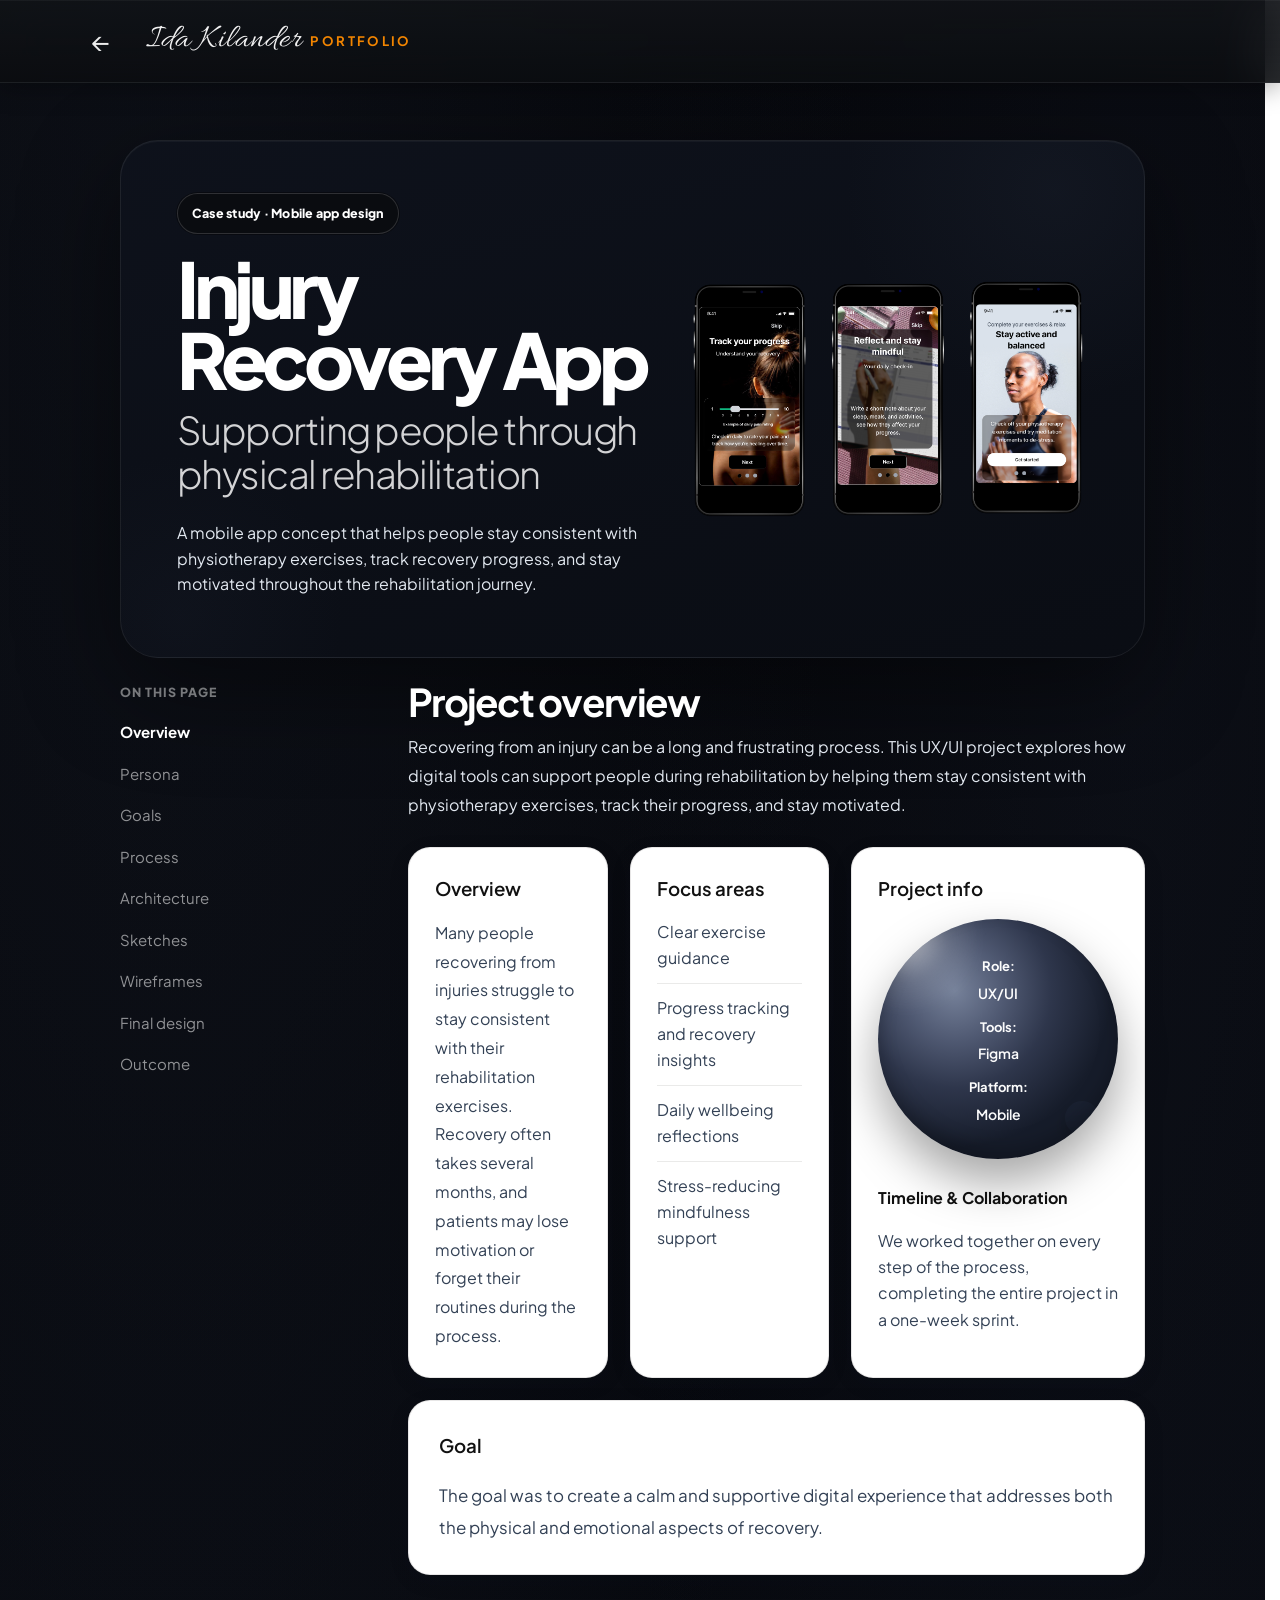
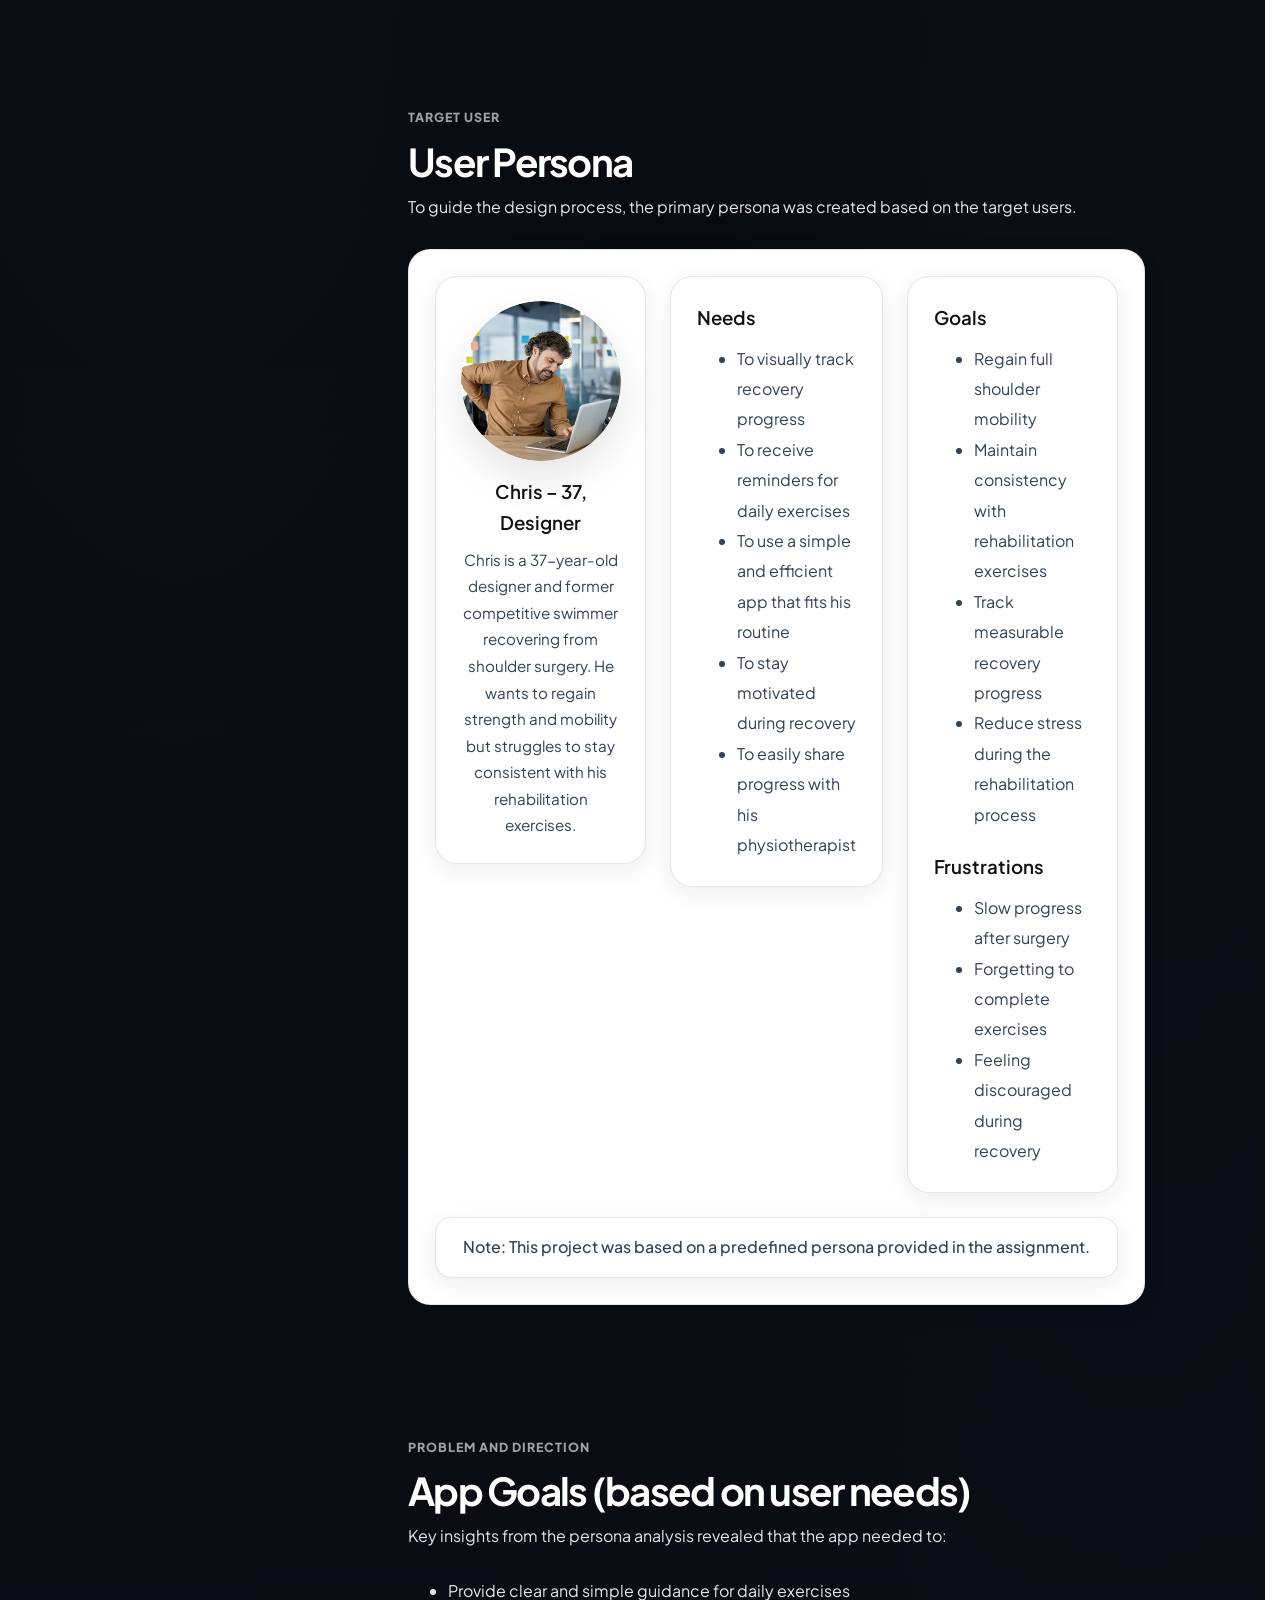
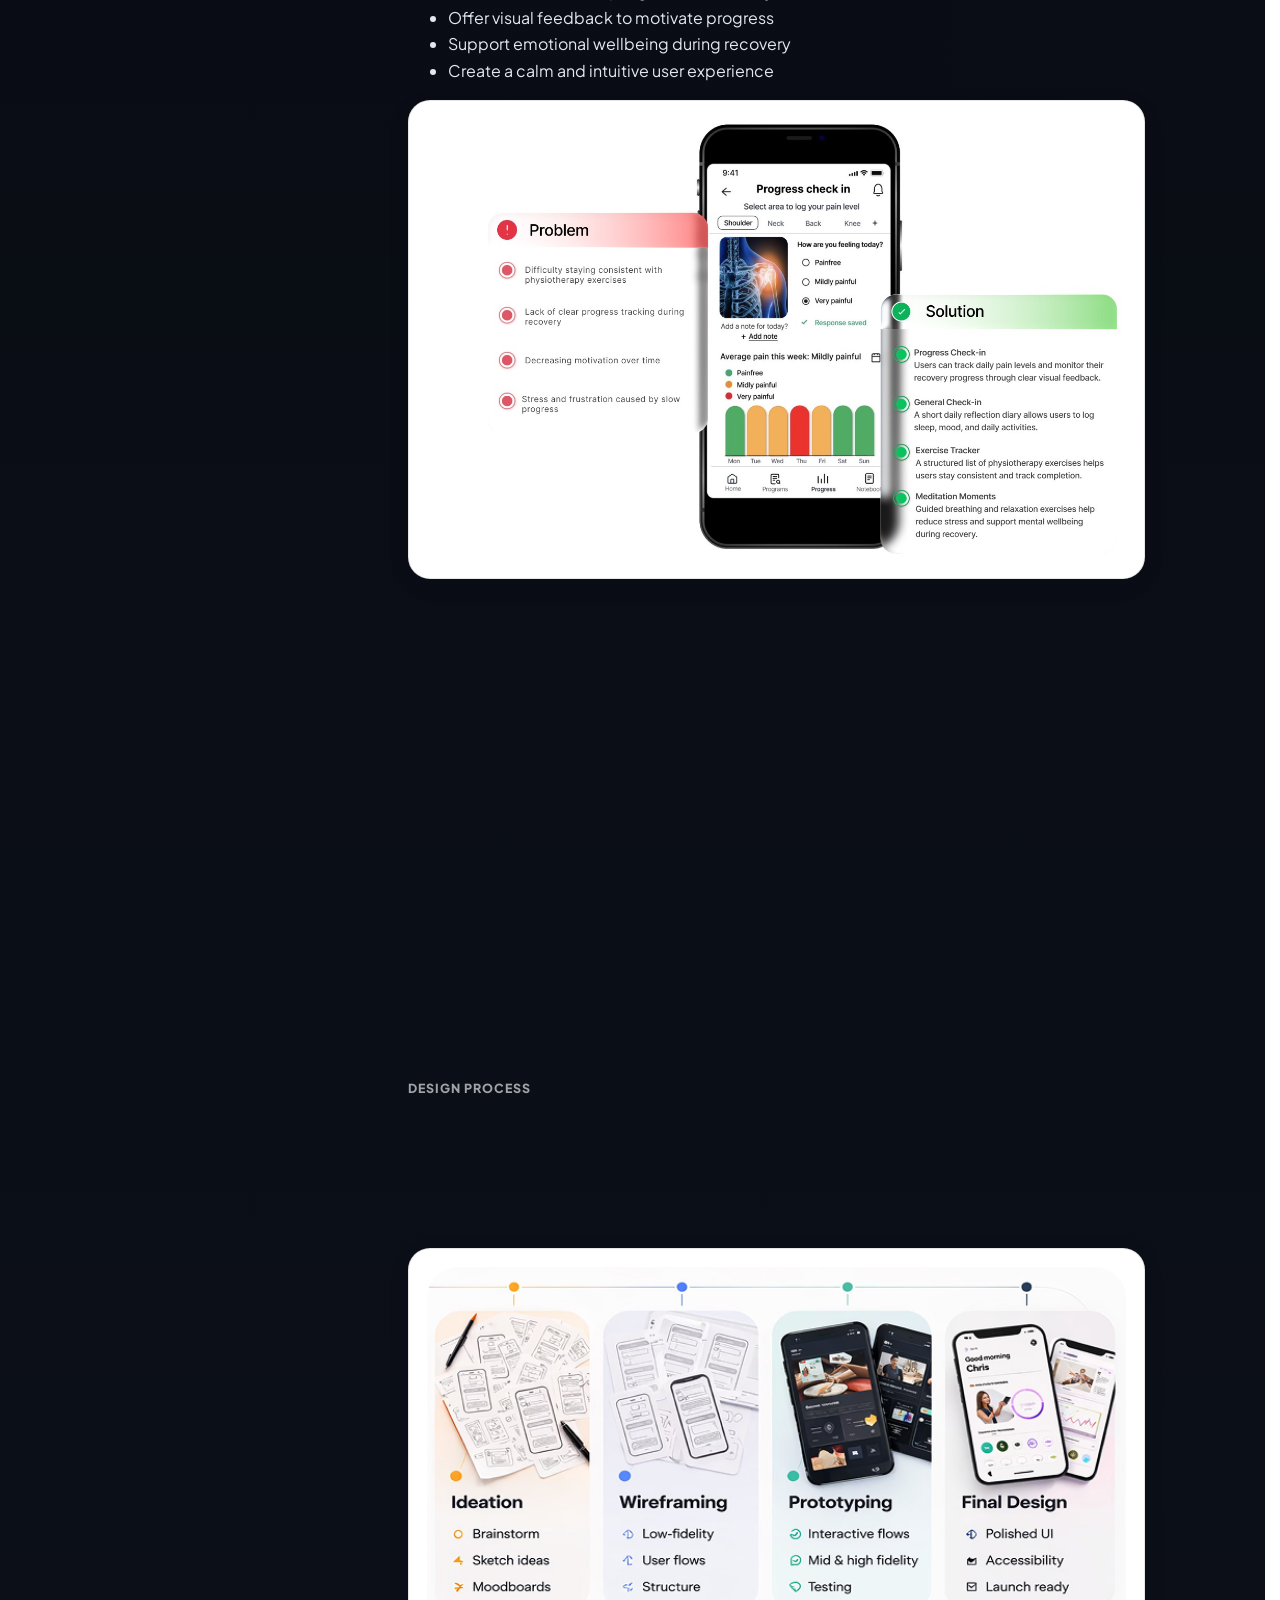
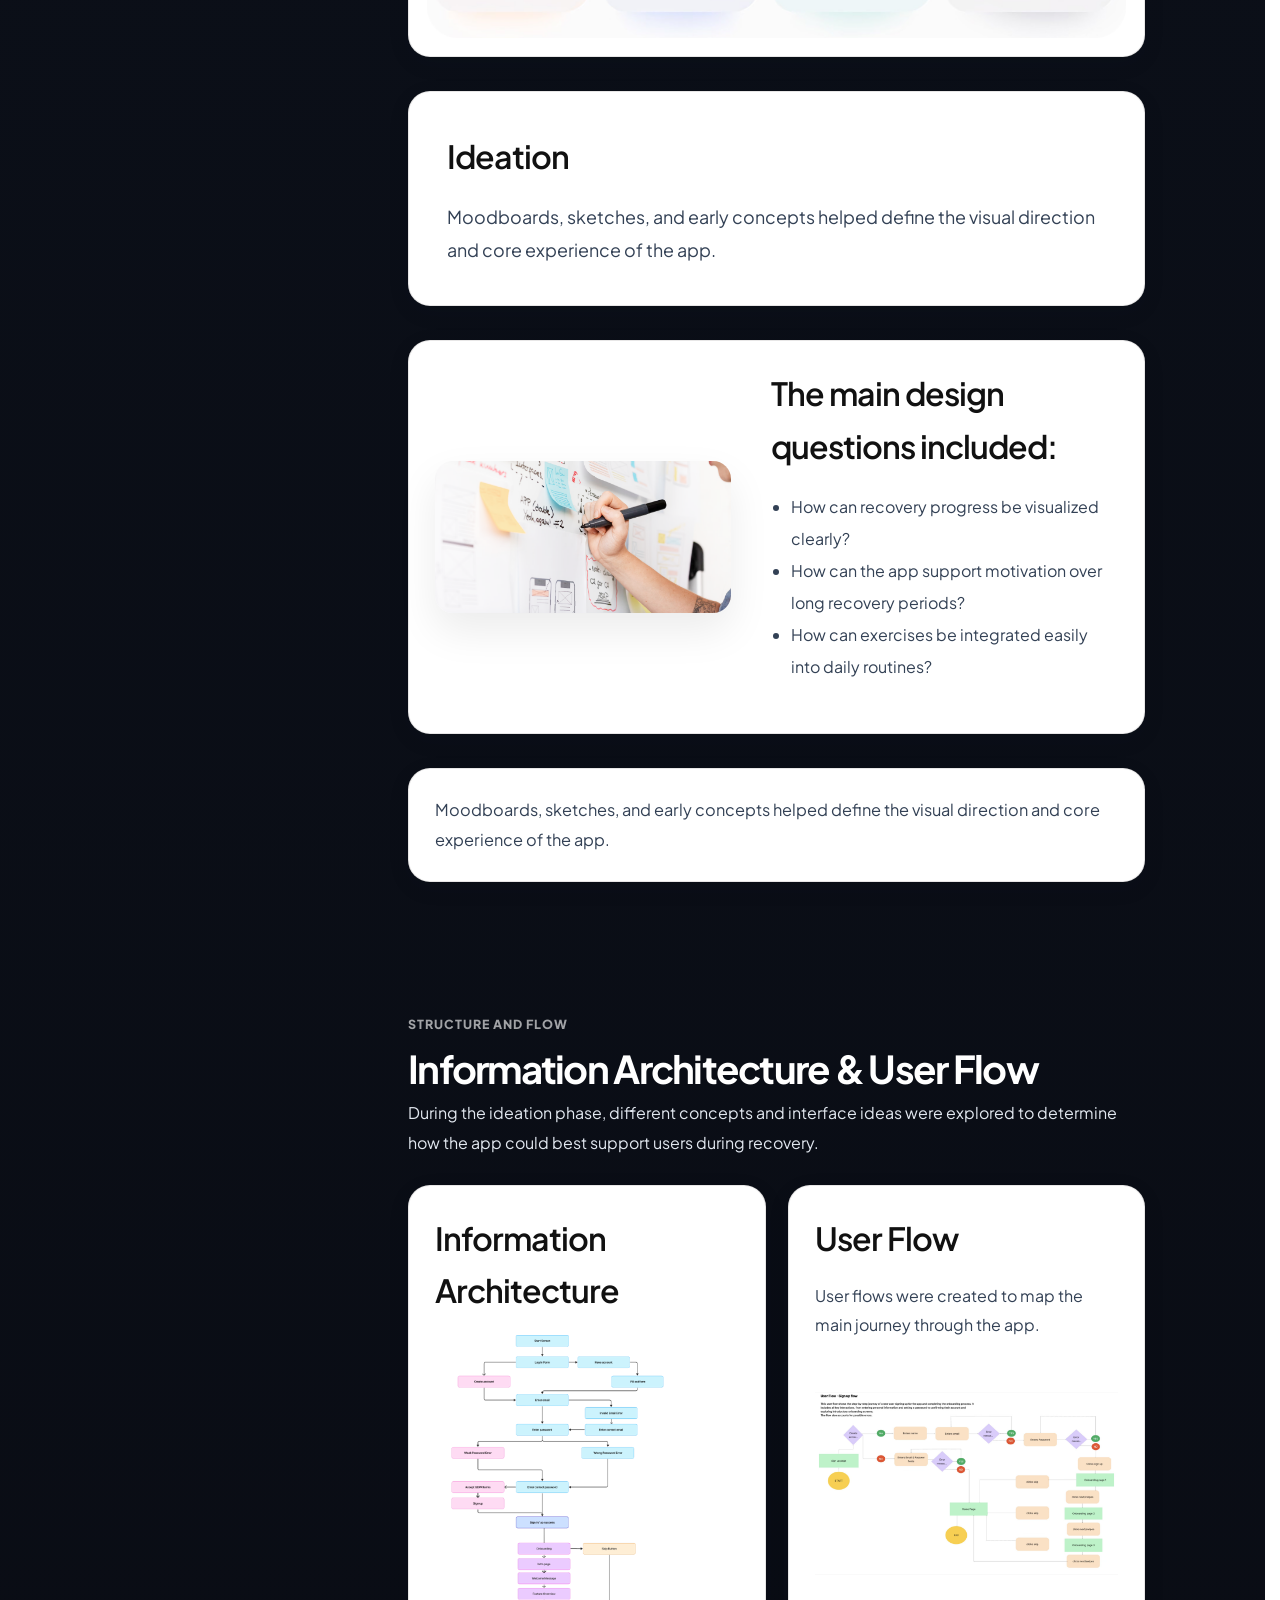
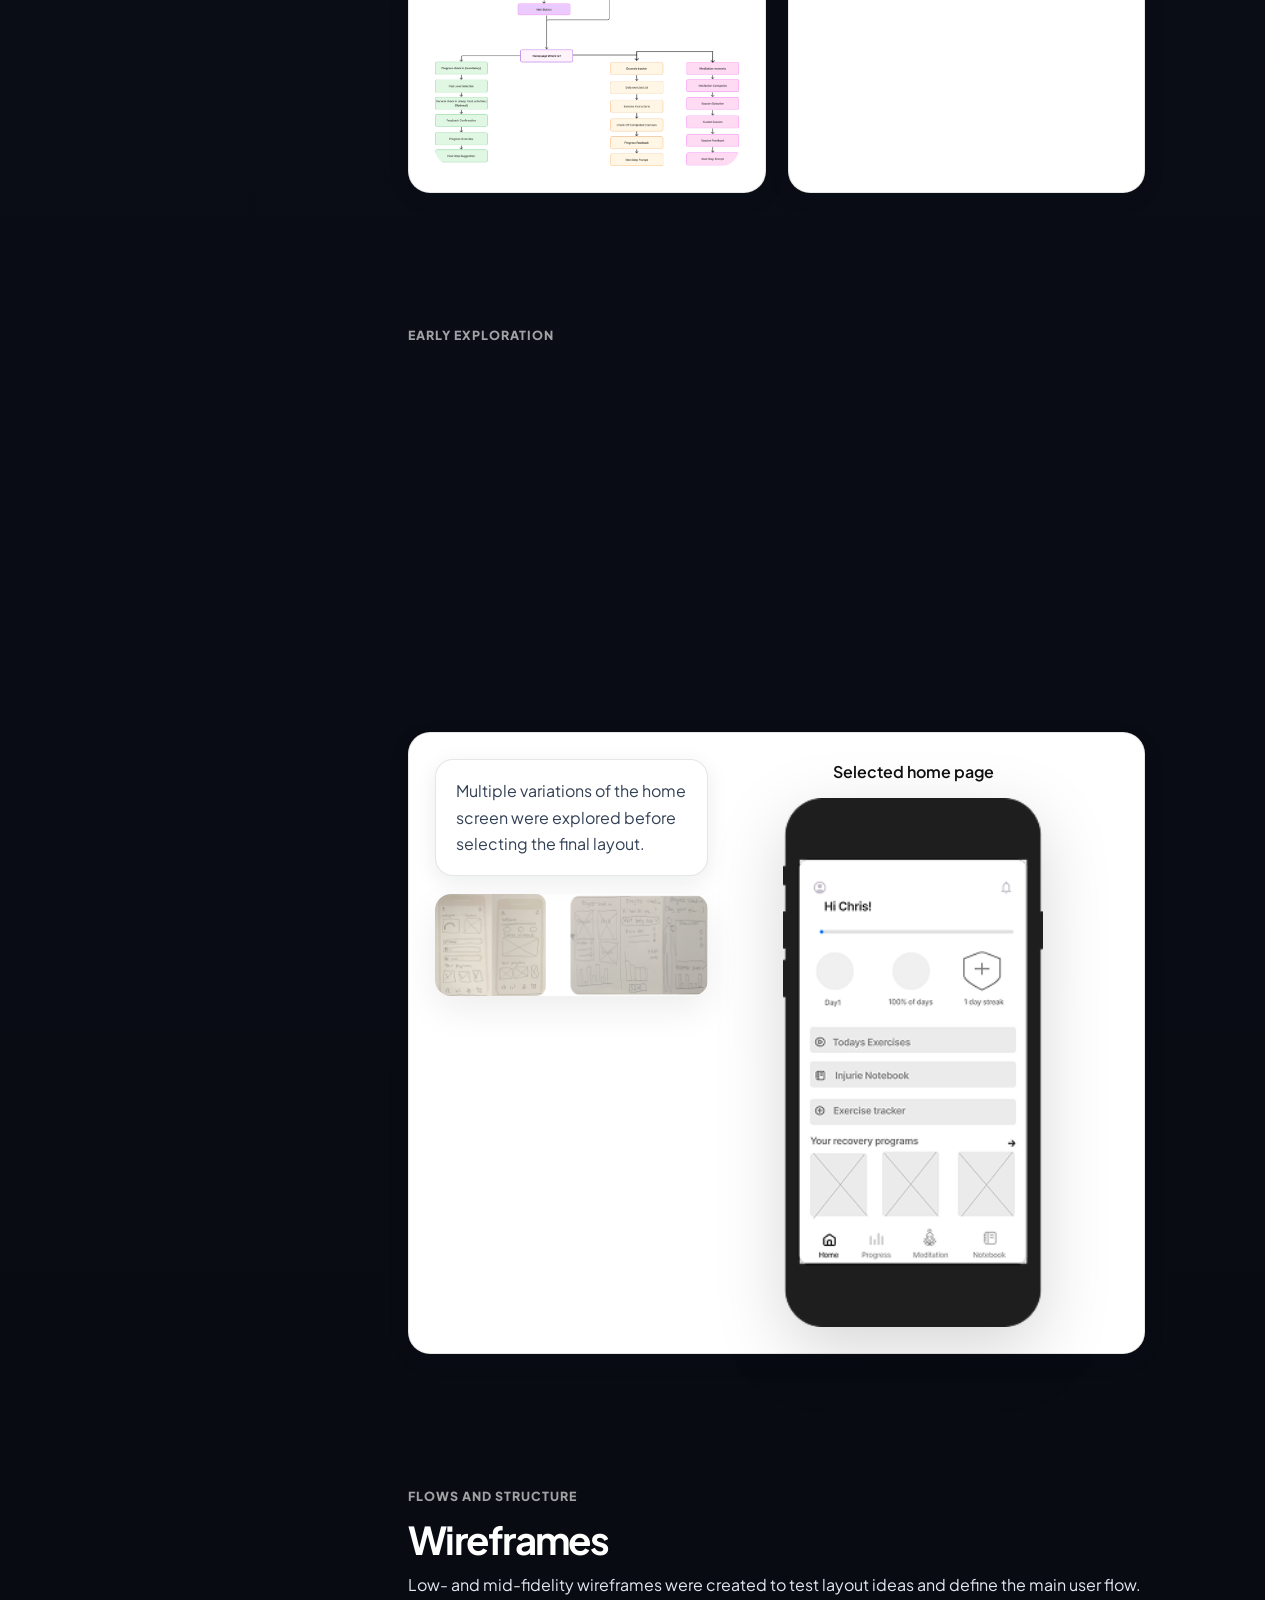
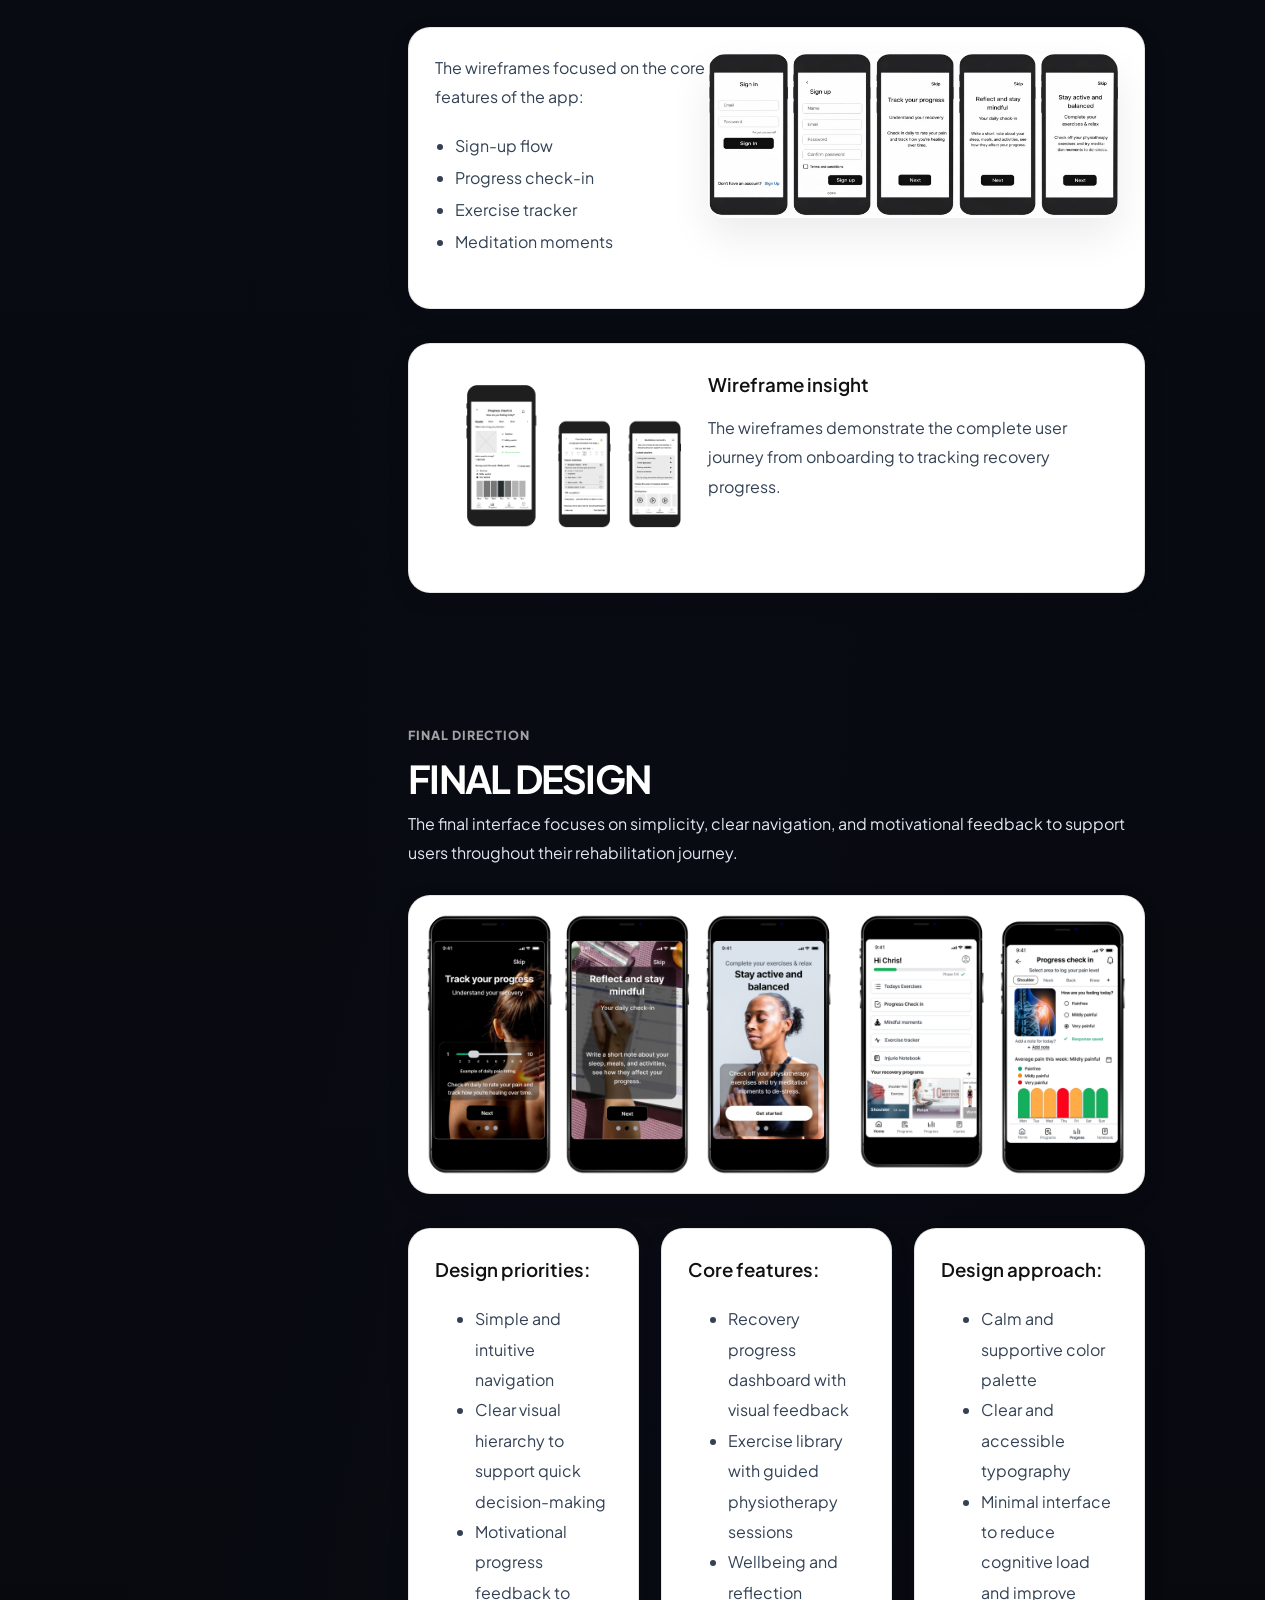
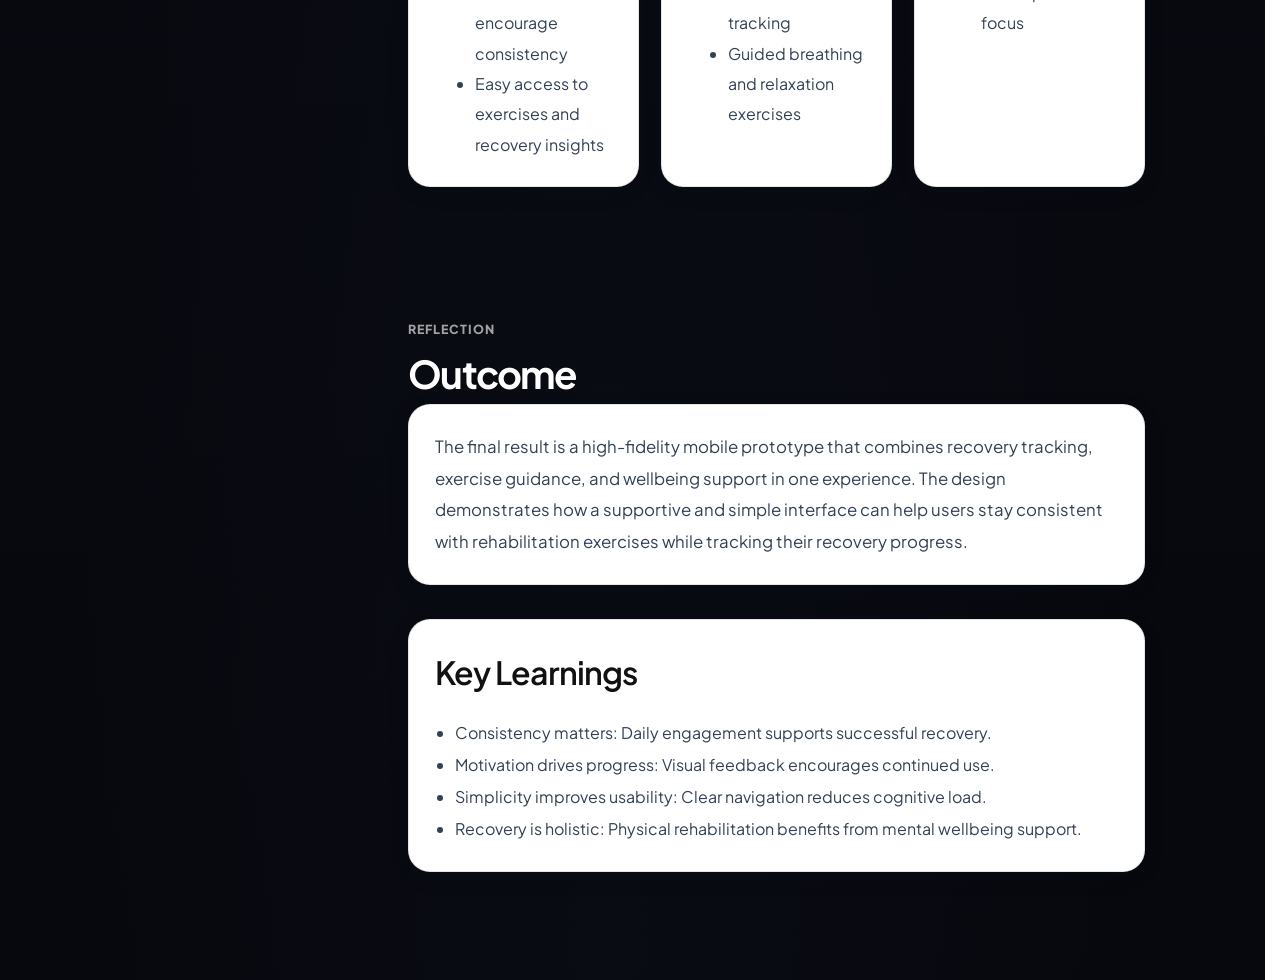
<file: injuryapp.html>
<!doctype html>
<html lang="en">
  <head>
    <meta charset="UTF-8" />
    <meta
      name="viewport"
      content="width=device-width, initial-scale=1, viewport-fit=cover"
    />
    <title>Injury Recovery App | Case Study</title>

    <link rel="preconnect" href="https://fonts.googleapis.com" />
    <link rel="preconnect" href="https://fonts.gstatic.com" crossorigin />
    <link
      href="https://fonts.googleapis.com/css2?family=Allura&family=Plus+Jakarta+Sans:ital,wght@0,400;0,500;0,600;0,700;0,800;1,400&display=swap"
      rel="stylesheet"
    />

    <style>
      :root {
        --font-sans: "Plus Jakarta Sans", system-ui, sans-serif;
        --text-body: #e2e8f0;
        --ui-control-fs: 0.9375rem;
        --ui-control-lh: 1.3;
        --bg: #0f1114;
        --bg-soft: #151920;
        --surface: rgba(22, 27, 35, 0.86);
        --surface-strong: rgba(24, 31, 40, 0.92);
        --surface-solid: #1b212b;

        --text: #ffffff;
        --text-soft: rgba(255, 255, 255, 0.88);
        --muted: rgba(255, 255, 255, 0.78);

        --line: rgba(255, 255, 255, 0.1);
        --line-strong: rgba(255, 255, 255, 0.16);

        --purple: #7eb8ff;
        --purple-2: #6b9edc;
        --purple-3: #a8c8f0;
        --purple-soft: rgba(110, 160, 230, 0.18);
        --pink-soft: rgba(120, 155, 210, 0.12);
        --green-soft: rgba(72, 160, 150, 0.14);
        --yellow-soft: rgba(200, 175, 120, 0.12);
        --orange-soft: rgba(140, 165, 210, 0.14);
        --red-soft: rgba(220, 120, 120, 0.12);
        --blue-soft: rgba(90, 140, 210, 0.14);

        --shadow-xl: 0 30px 100px rgba(0, 0, 0, 0.45);
        --shadow-lg: 0 22px 60px rgba(0, 0, 0, 0.35);
        --shadow-md: 0 14px 36px rgba(0, 0, 0, 0.28);
        --shadow-sm: 0 8px 20px rgba(0, 0, 0, 0.22);

        --radius-2xl: 38px;
        --radius-xl: 28px;
        --radius-lg: 22px;
        --radius-md: 18px;
        --radius-sm: 14px;
        --pill: 999px;

        --max: 1280px;
        --reading: 860px;
        --section-space: 64px;

        --focus: 0 0 0 3px rgba(255, 255, 255, 0.22);

        /* Match homepage.html header branding */
        --signature-ink: rgba(255, 255, 255, 0.94);
        --accent-warm: #ff8c00;
        --toc-sticky-top: calc(var(--topbar-height) + 1rem);
      }

      /* Dark health-tech palette (calm, premium; aligns with portfolio landing) */
      :root {
        --wcag-bg: #06070c;
        --wcag-surface: rgba(16, 20, 30, 0.9);
        --wcag-body: #e2e8f0;
        --wcag-text: rgba(255, 255, 255, 0.78);
        --wcag-muted: rgba(255, 255, 255, 0.74);
        --wcag-accent: #8aacd6;
        --wcag-accent-contrast: #0a0f18;
        --wcag-accent-soft: rgba(130, 155, 190, 0.12);
        --wcag-border: rgba(87, 83, 78, 0.14);
        --surface-glass: #ffffff;
        --card-text: #111111;
        --card-body: #334155;
        --card-muted: #57534e;
      }

      /* White cards with dark text (page background stays dark) */
      .glass-card,
      .highlight-box,
      .note-box,
      .callout,
      .panel,
      .card,
      .metric-card,
      .insight-card,
      .timeline-card,
      .section-card {
        --wcag-body: var(--card-body);
        --text-body: var(--card-body);
        background: #ffffff !important;
        border: 1px solid rgba(87, 83, 78, 0.14) !important;
        box-shadow: 0 6px 22px rgba(17, 24, 39, 0.08) !important;
        color: var(--card-body);
      }

      .soft-card,
      .soft-purple,
      .soft-pink,
      .soft-green,
      .soft-yellow,
      .soft-orange,
      .soft-red,
      .soft-blue {
        background: #ffffff !important;
      }

      .glass-card :is(h1, h2, h3, h4),
      .highlight-box :is(h2, h3, h4),
      .note-box :is(h2, h3, h4),
      .callout :is(h2, h3, h4) {
        color: var(--card-text);
      }

      .glass-card strong:not(.info-circle strong),
      .glass-card .mini-card strong {
        color: var(--card-text);
      }

      .glass-card .meta-list li,
      .glass-card .bullet-list li {
        border-top-color: rgba(87, 83, 78, 0.12);
      }

      * {
        box-sizing: border-box;
      }

      html {
        scroll-behavior: auto;
        scrollbar-gutter: stable;
        -webkit-text-size-adjust: 100%;
        text-size-adjust: 100%;
      }

      @media (prefers-reduced-motion: reduce) {
        html {
          scroll-behavior: auto;
        }

        *,
        *::before,
        *::after {
          animation: none !important;
          transition: none !important;
        }

        .fade-up {
          opacity: 1 !important;
          transform: none !important;
        }
      }

      body {
        margin: 0;
        overflow-x: hidden;
        font-family: var(--font-sans);
        font-weight: 400;
        color: var(--text-body);
        background:
          radial-gradient(ellipse 95% 58% at 14% -6%, rgba(42, 52, 72, 0.22), transparent 58%),
          radial-gradient(ellipse 80% 52% at 90% 6%, rgba(34, 42, 62, 0.18), transparent 52%),
          radial-gradient(ellipse 72% 48% at 48% 104%, rgba(28, 36, 52, 0.14), transparent 60%),
          linear-gradient(180deg, #06070b 0%, #0b0f18 44%, #07080e 100%);
        line-height: 1.65;
        text-rendering: optimizeLegibility;
        -webkit-font-smoothing: antialiased;
      }

      img {
        max-width: 100%;
        height: auto;
        display: block;
      }

      a {
        color: inherit;
        text-decoration: none;
      }

      button,
      a,
      input,
      textarea,
      select {
        font: inherit;
      }

      * {
        font-family: var(--font-sans);
      }

      a:focus-visible,
      button:focus-visible {
        outline: 2px solid rgba(255, 255, 255, 0.45);
        outline-offset: 3px;
        border-radius: 14px;
      }

      .container {
        width: min(var(--max), calc(100% - 240px));
        margin: 0 auto;
      }

      .btn {
        display: inline-flex;
        align-items: center;
        justify-content: center;
        min-height: 46px;
        padding: 12px 18px;
        border-radius: var(--pill);
        border: 1px solid rgba(255, 255, 255, 0.12);
        background: rgba(255, 255, 255, 0.06);
        color: var(--wcag-body);
        font-weight: 700;
        font-size: var(--ui-control-fs);
        line-height: var(--ui-control-lh);
        transition: transform 0.2s ease, box-shadow 0.2s ease, background 0.2s ease;
      }

      .btn:hover {
        transform: translateY(-1px);
        box-shadow: var(--shadow-sm);
      }

      .btn.primary {
        color: var(--wcag-accent-contrast);
        border-color: rgba(140, 158, 188, 0.35);
        background: linear-gradient(
          135deg,
          rgba(152, 168, 198, 0.95) 0%,
          rgba(118, 132, 162, 0.96) 100%
        );
      }

      .btn.ghost:hover {
        background: rgba(255, 255, 255, 0.12);
      }

      .hero {
        padding: 36px 0 24px;
      }

      .hero-card {
        position: relative;
        overflow: hidden;
        border-radius: var(--radius-2xl);
        padding: 52px 56px;
        display: grid;
        grid-template-columns: 1.08fr 0.92fr;
        align-items: center;
        gap: 40px;
        background:
          linear-gradient(165deg, rgba(14, 18, 28, 0.97) 0%, rgba(10, 13, 20, 0.99) 100%),
          linear-gradient(
            135deg,
            rgba(48, 56, 72, 0.06) 0%,
            rgba(42, 48, 64, 0.05) 50%,
            rgba(36, 44, 58, 0.04) 100%
          );
        border: 1px solid rgba(255, 255, 255, 0.08);
        box-shadow:
          var(--shadow-xl),
          inset 0 1px 0 rgba(255, 255, 255, 0.04);
        isolation: isolate;
        color: #e2e8f0;
      }

      .hero-card::before {
        content: "";
        position: absolute;
        width: 420px;
        height: 420px;
        border-radius: 50%;
        top: -160px;
        right: -120px;
        background: radial-gradient(circle, rgba(52, 62, 82, 0.14), transparent 70%);
        z-index: 0;
        pointer-events: none;
      }

      .hero-card::after {
        content: "";
        position: absolute;
        width: 320px;
        height: 320px;
        border-radius: 50%;
        left: -100px;
        bottom: -120px;
        background: radial-gradient(circle, rgba(44, 52, 72, 0.11), transparent 72%);
        z-index: 0;
        pointer-events: none;
      }

      .hero-card :is(h1, h2, h3, h4) {
        color: #ffffff;
      }

      .hero-card h1 .soft {
        color: rgba(255, 255, 255, 0.82) !important;
      }

      .btn:not(.primary) {
        background: rgba(255, 255, 255, 0.06) !important;
        color: var(--wcag-body) !important;
        border-color: rgba(255, 255, 255, 0.12) !important;
      }

      .btn.primary {
        background: linear-gradient(
          135deg,
          rgba(158, 172, 200, 0.96) 0%,
          rgba(118, 132, 162, 0.97) 100%
        ) !important;
        color: var(--wcag-accent-contrast) !important;
        border-color: rgba(140, 158, 188, 0.32) !important;
      }

      .hero-card .eyebrow {
        display: inline-flex;
        align-items: center;
        align-self: flex-start;
        width: auto;
        max-width: max-content;
        gap: 8px;
        padding: 9px 14px;
        border-radius: var(--pill);
        background: #0a0c10 !important;
        border: 1px solid rgba(255, 255, 255, 0.15) !important;
        font-size: 0.78rem;
        font-weight: 800;
        color: #ffffff !important;
        letter-spacing: 0.02em;
        margin-bottom: 18px;
        box-shadow: 0 0 0 1px rgba(0, 0, 0, 0.4);
      }

      .info-circle strong,
      .info-circle .info-val {
        color: rgba(255, 255, 255, 0.98) !important;
      }

      h1,
      h2,
      h3,
      h4 {
        margin-top: 0;
        color: #ffffff;
      }

      h1 {
        margin-bottom: 0;
        font-size: clamp(2.8rem, 6vw, 5.15rem);
        line-height: 0.93;
        letter-spacing: -0.07em;
        font-weight: 800;
      }

      .hero h1 span {
        display: block;
      }

      .hero h1 .soft {
        color: rgba(255, 255, 255, 0.82) !important;
        font-weight: 300;
        font-size: clamp(1.7rem, 3vw, 2.75rem);
        line-height: 1.14;
        margin-top: 14px;
        letter-spacing: -0.04em;
      }

      h2 {
        font-weight: 700;
      }

      h3 {
        font-weight: 600;
      }

      p {
        font-weight: 400;
        color: var(--text-body);
      }

      .hero-card > div:first-of-type,
      .hero-card .hero-media {
        position: relative;
        z-index: 1;
      }

      .hero-card > div:first-of-type {
        min-width: 0;
        display: flex;
        flex-direction: column;
        justify-content: center;
        align-self: center;
      }

      .hero-card .lead {
        max-width: 620px;
        margin: 24px 0 0.5rem;
        font-size: 1rem;
        line-height: 1.6;
        font-weight: 400;
        color: #e2e8f0;
      }

      .hero-media {
        display: flex;
        justify-content: center;
        align-items: center;
        align-self: center;
        width: 100%;
        min-width: 0;
        padding-block: 4px;
      }

      .hero-media img {
        width: min(100%, 390px);
        margin-inline: auto;
        border-radius: 0;
        box-shadow: none;
        border: 0;
        background: transparent;
      }

      .layout {
        display: grid;
        grid-template-columns: 260px minmax(0, 1fr);
        gap: 28px;
        align-items: start;
      }

      .side-nav {
        position: sticky;
        top: var(--toc-sticky-top);
        align-self: start;
        z-index: 50;
        max-height: calc(100dvh - var(--toc-sticky-top) - 1.5rem);
        overflow-y: auto;
        overflow-x: hidden;
        -webkit-overflow-scrolling: touch;
        overscroll-behavior: contain;
        padding-right: 4px;
      }

      .toc-card {
        padding: 0;
        border-radius: 0;
        background: transparent;
        backdrop-filter: none;
        -webkit-backdrop-filter: none;
        border: none;
        box-shadow: none;
      }

      .toc-label {
        margin: 0 0 12px;
        font-size: 0.78rem;
        font-weight: 800;
        text-transform: uppercase;
        letter-spacing: 0.08em;
        color: rgba(255, 255, 255, 0.45);
      }

      .toc-list {
        list-style: none;
        margin: 0;
        padding: 0;
        display: grid;
        gap: 6px;
      }

      .toc-list a {
        display: block;
        padding: 8px 0;
        border: none;
        border-radius: 0;
        font-size: var(--ui-control-fs);
        line-height: var(--ui-control-lh);
        color: rgba(255, 255, 255, 0.55);
        text-decoration: none;
        transition: background 0.2s ease, color 0.2s ease, transform 0.2s ease;
      }

      .toc-list a:hover {
        background: transparent;
        color: #ffffff;
        opacity: 0.85;
        transform: none;
      }

      .toc-list a.active {
        background: transparent;
        border: none;
        color: #ffffff;
        font-weight: 700;
        opacity: 1;
        transform: none;
      }

      #main-content {
        padding-top: var(--topbar-height);
      }

      main {
        min-width: 0;
      }

      .content-main > section:first-of-type {
        padding-top: 0;
      }

      .content-main {
        min-width: 0;
      }

      section {
        padding: var(--section-space) 0;
        scroll-margin-top: calc(var(--topbar-height) + 2.5rem);
      }

      .section-chip {
        display: inline-flex;
        align-items: center;
        gap: 8px;
        margin-bottom: 14px;
        font-size: 0.78rem;
        font-weight: 800;
        letter-spacing: 0.08em;
        text-transform: uppercase;
        color: rgba(255, 255, 255, 0.62);
      }

      .section-title {
        margin: 0 0 10px;
        font-size: clamp(2rem, 3vw, 2.85rem);
        letter-spacing: -0.045em;
        line-height: 1.04;
      }

      .section-intro {
        max-width: 760px;
        color: var(--text-body);
        line-height: 1.82;
        margin: 0 0 28px;
        font-size: 1rem;
      }

      .section-block {
        margin-top: 34px;
      }

      .glass-card {
        border-radius: var(--radius-lg);
        padding: 26px;
      }

      .grid-2 {
        display: grid;
        grid-template-columns: repeat(2, 1fr);
        gap: 22px;
      }

      .grid-3 {
        display: grid;
        grid-template-columns: repeat(3, 1fr);
        gap: 22px;
      }

      .card-heading {
        margin-bottom: 14px;
      }

      .card-heading h3,
      .card-heading h4 {
        margin: 0;
      }

      .meta-list,
      .bullet-list {
        margin: 0;
        padding: 0;
        list-style: none;
      }

      .meta-list li,
      .bullet-list li {
        padding: 11px 0;
        border-top: 1px solid rgba(255, 255, 255, 0.08);
        color: var(--wcag-body);
      }

      .meta-list li:first-child,
      .bullet-list li:first-child {
        border-top: 0;
        padding-top: 0;
      }

      .goal-card {
        margin-top: 22px;
        padding: 30px;
      }

      .goal-card p {
        margin: 0;
        font-size: 1.06rem;
        line-height: 1.88;
        color: var(--wcag-body);
      }

      .image-card {
        padding: 18px;
        overflow: hidden;
      }

      .image-card img {
        width: 100%;
        height: auto;
        border-radius: 24px;
      }

      .headline-panel {
        padding: 38px;
      }

      .headline-panel h3 {
        margin: 0 0 18px;
        font-size: 2rem;
        letter-spacing: -0.03em;
      }

      .headline-panel p {
        margin: 0;
        max-width: 900px;
        font-size: 1.12rem;
        line-height: 1.84;
        color: var(--wcag-body);
      }

      .mini-card {
        padding: 18px;
      }

      .mini-card strong {
        display: block;
        margin-bottom: 6px;
        color: var(--card-text);
      }

      .mini-card p {
        margin: 0;
        color: var(--wcag-body);
        line-height: 1.66;
        font-size: 0.95rem;
      }

      .media-frame img {
        width: 100%;
        border-radius: 18px;
        box-shadow: 0 18px 40px rgba(0,0,0,0.08);
      }

      .figure-note {
        margin: 14px 0 0;
        text-align: center;
        color: var(--wcag-body);
        font-weight: 500;
      }

      .pill-list {
        margin: 24px 0;
        padding-left: 20px;
        color: var(--wcag-body);
        line-height: 2;
        font-size: 1rem;
      }

      .persona-grid {
        display: grid;
        grid-template-columns: 1fr 1fr 1fr;
        gap: 24px;
        align-items: start;
      }

      .center-card {
        text-align: center;
        padding: 24px;
      }

      .persona-avatar {
        width: 160px;
        height: 160px;
        border-radius: 50%;
        object-fit: cover;
        margin: auto;
        box-shadow: 0 18px 38px rgba(0,0,0,0.1);
      }

      .callout {
        margin-top: 24px;
        padding: 16px;
        border-radius: 16px;
        text-align: center;
        font-weight: 500;
      }

      .feature-cards {
        display: grid;
        grid-template-columns: repeat(2, 1fr);
        gap: 18px;
      }

      .icon-emoji {
        font-size: 1.8rem;
        margin-bottom: 8px;
      }

      .concept-grid {
        display: grid;
        grid-template-columns: repeat(3, 1fr);
        gap: 20px;
      }

      .highlight-box {
        border-radius: 18px;
        padding: 22px;
        display: grid;
        grid-template-columns: 1fr 1fr;
        gap: 24px;
        align-items: start;
      }

      .split-2 {
        display: grid;
        grid-template-columns: 0.8fr 1.2fr;
      }

      .split-heroish {
        display: grid;
        grid-template-columns: 0.92fr 1.08fr;
        gap: 40px;
        align-items: center;
      }

      .info-circle-wrap {
        display: flex;
        justify-content: center;
        align-items: center;
      }

      .info-circle {
        position: relative;
        width: 240px;
        aspect-ratio: 1 / 1;
        border-radius: 50%;
        color: #fff;
        display: flex;
        flex-direction: column;
        justify-content: center;
        align-items: center;
        text-align: center;
        font-size: 12px;
        padding: 24px;
        background: radial-gradient(
          65% 65% at 32% 30%,
          rgba(110, 122, 148, 0.95) 0%,
          rgba(72, 82, 108, 0.96) 32%,
          rgba(42, 50, 72, 0.98) 62%,
          rgba(22, 28, 42, 1) 100%
        );
        box-shadow:
          0 24px 48px rgba(0, 0, 0, 0.35),
          inset 0 -10px 18px rgba(0, 0, 0, 0.22);
        overflow: hidden;
      }

      .info-circle::before {
        content: "";
        position: absolute;
        left: -6%;
        top: -10%;
        width: 64%;
        height: 52%;
        background: radial-gradient(
          circle at 30% 30%,
          rgba(255, 255, 255, 0.9),
          rgba(255, 255, 255, 0.18) 30%,
          rgba(255, 255, 255, 0) 55%
        );
        transform: rotate(-10deg);
        filter: blur(6px);
        opacity: 0.7;
      }

      .info-circle::after {
        content: "";
        position: absolute;
        right: 8%;
        bottom: 10%;
        width: 34px;
        height: 34px;
        border-radius: 50%;
        background: linear-gradient(
          180deg,
          rgba(255, 255, 255, 0.16),
          rgba(255, 255, 255, 0.03)
        );
        box-shadow: 0 8px 18px rgba(0, 0, 0, 0.2);
        mix-blend-mode: overlay;
      }

      .info-row {
        width: 100%;
        margin-bottom: 16px;
        display: flex;
        flex-direction: column;
        align-items: center;
        position: relative;
        z-index: 2;
      }

      .info-row:last-child {
        margin-bottom: 0;
      }

      .info-circle strong {
        display: block;
        font-weight: 700;
        font-size: 13px;
        margin: 0;
        color: rgba(255, 255, 255, 0.98);
      }

      .info-val {
        font-weight: 600;
        font-size: 14px;
        margin-top: 7px;
        color: rgba(255, 255, 255, 0.98);
        line-height: 1.15;
      }

      .sketch-images {
        display: grid;
        grid-template-columns: 0.85fr 1.15fr;
        gap: 18px;
        align-items: start;
      }

      .sketch-images img {
        width: 100%;
        border-radius: 18px;
        box-shadow: 0 18px 40px rgba(0,0,0,0.08);
      }

      .selected-layout {
        display: flex;
        flex-direction: column;
        align-items: center;
      }

      .layout-label {
        margin: 0 0 12px;
        font-size: 1rem;
        color: var(--card-text);
        font-weight: 600;
      }

      .phone-wrapper {
        position: relative;
        width: 260px;
      }

      .phone-img {
        width: 100%;
        position: relative;
        z-index: 2;
        filter: drop-shadow(0 22px 34px rgba(0, 0, 0, 0.16));
      }

      .ring-img {
        position: absolute;
        width: 120px;
        left: -16px;
        bottom: -24px;
        z-index: 1;
        opacity: 0.97;
      }

      .final-columns {
        display: grid;
        grid-template-columns: repeat(3, 1fr);
        gap: 22px;
      }

      .note-box {
        border-radius: 18px;
        padding: 18px 20px;
      }

      .sketches-variations-col {
        display: flex;
        flex-direction: column;
        gap: 18px;
        min-width: 0;
      }

      .variations-preview-img {
        width: 100%;
        height: auto;
        border-radius: 16px;
        display: block;
        box-shadow: 0 14px 36px rgba(0, 0, 0, 0.07);
      }

      .contact-card {
        position: relative;
        overflow: hidden;
      }

      .contact-card::before {
        content: "";
        position: absolute;
        inset: auto -60px -90px auto;
        width: 220px;
        height: 220px;
        border-radius: 50%;
        background: radial-gradient(
          circle,
          rgba(48, 56, 72, 0.14),
          transparent 70%
        );
      }

      .fade-up {
        opacity: 0;
        transform: translateY(22px);
        transition: opacity 0.7s ease, transform 0.7s ease;
      }

      .fade-up.is-visible {
        opacity: 1;
        transform: translateY(0);
      }

      .footer-space {
        height: 44px;
      }

      @media (max-width: 1180px) {
        .container {
          width: min(var(--max), calc(100% - 160px));
        }

        .layout {
          grid-template-columns: 1fr;
          gap: 26px;
        }

        .side-nav {
          position: sticky;
          top: var(--toc-sticky-top);
          z-index: 50;
          align-self: start;
          order: -1;
          max-height: none;
          overflow-y: visible;
          overflow-x: visible;
          padding-right: 0;
        }

        .toc-card {
          overflow-x: auto;
          -webkit-overflow-scrolling: touch;
          max-width: 100%;
          background: transparent;
          border: none;
          box-shadow: none;
        }

        .toc-list {
          display: flex;
          gap: 8px;
          min-width: max-content;
        }

        .toc-list a {
          white-space: nowrap;
        }

        .hero-card,
        .highlight-box,
        .persona-grid,
        .grid-3,
        .concept-grid,
        .final-columns,
        .split-2,
        .split-heroish {
          grid-template-columns: 1fr !important;
        }

        .hero-media {
          order: -1;
        }

        .grid-2,
        .feature-cards,
        .sketch-images {
          grid-template-columns: 1fr;
        }
      }

      @media (max-width: 760px) {
        :root {
          --section-space: 34px;
          --topbar-height: 8.75rem;
        }

        .container {
          width: min(var(--max), 100%);
        }

        .content-main {
          overflow-x: hidden;
        }

        #main-content .toc-scroll-track .toc-list {
          display: flex !important;
          flex-direction: row !important;
          flex-wrap: nowrap !important;
          gap: 10px !important;
          min-width: max-content !important;
          width: max-content !important;
        }

        #main-content .toc-scroll-track .toc-list a {
          white-space: nowrap !important;
          word-break: normal !important;
        }

        .toc-card {
          overflow: visible;
          background: transparent;
          border: none;
          box-shadow: none;
        }

        .nav {
          min-height: auto;
          padding: 14px 0;
          flex-direction: column;
          align-items: flex-start;
        }

        .hero-card,
        .glass-card,
        .goal-card,
        .headline-panel {
          padding: 22px;
        }

        h1 {
          font-size: 2.45rem;
        }

        .hero h1 .soft {
          font-size: 1.38rem;
        }

        .lead,
        .section-intro,
        .goal-card p {
          font-size: 1rem;
        }

        .phone-wrapper {
          width: 200px;
        }

        .ring-img {
          width: 86px;
          left: -8px;
          bottom: -12px;
        }

        .info-circle {
          width: 220px;
        }
      }

      @media (max-width: 400px) {
        .container {
          width: min(var(--max), 100%);
        }

        .hero-card,
        .glass-card,
        .goal-card,
        .headline-panel {
          padding: 16px;
        }

        h1 {
          font-size: clamp(1.85rem, 9vw, 2.35rem);
        }
      }

    </style>
    <link rel="stylesheet" href="topbar-shared.css" />
    <link rel="stylesheet" href="responsive.css" />
    <link rel="stylesheet" href="casestudy-mobile.css" />
  </head>

  <body class="case-study-mobile case-study-injuryapp">
    <header class="topbar">
      <div class="topbar-inner topbar-inner--case">
        <div class="nav-start">
          <button
            type="button"
            class="nav-back"
            aria-label="Tillbaka till föregående sida"
            onclick="history.back()"
          >
            <span aria-hidden="true">←</span>
          </button>
          <a
            class="brand"
            href="homepage.html#home"
            aria-label="Ida Kilander – startsida"
          >
            <span class="brand-name">Ida Kilander</span>
            <span class="brand-portfolio">Portfolio</span>
          </a>
        </div>
      </div>
    </header>

    <main id="main-content">
      <section class="hero" id="top" aria-labelledby="hero-title">
        <div class="container">
          <div class="hero-card fade-up">
            <div>
              <div class="eyebrow">Case study · Mobile app design</div>

              <h1 id="hero-title">
                <span>Injury Recovery App</span>
                <span class="soft">Supporting people through physical rehabilitation</span>
              </h1>

              <p class="lead">
                A mobile app concept that helps people stay consistent with physiotherapy exercises,
                track recovery progress, and stay motivated throughout the rehabilitation journey.
              </p>
            </div>

            <div class="hero-media">
              <img src="f.png" alt="Injury app preview" />
            </div>
          </div>
        </div>
      </section>

      <div class="container layout">
        <aside class="side-nav" aria-label="Case study navigation">
          <nav class="toc-card">
            <p class="toc-label">On this page</p>
            <p class="toc-scroll-hint" aria-hidden="true">
              <span class="toc-scroll-arrow">→</span>
            </p>
            <div class="toc-scroll-track" tabindex="0" aria-label="Avsnitt på sidan, svep horisontellt">
              <ul class="toc-list">
                <li><a href="#overview">Overview</a></li>
                <li><a href="#persona">Persona</a></li>
                <li><a href="#goals">Goals</a></li>
                <li><a href="#process">Process</a></li>
                <li><a href="#architecture">Architecture</a></li>
                <li><a href="#sketches">Sketches</a></li>
                <li><a href="#wireframes">Wireframes</a></li>
                <li><a href="#final-design">Final design</a></li>
                <li><a href="#outcome">Outcome</a></li>
              </ul>
            </div>
          </nav>
        </aside>

        <div class="content-main">
          <section id="overview" aria-labelledby="overview-title">
            <h2 class="section-title fade-up" id="overview-title">Project overview</h2>
            <p class="section-intro fade-up">
              Recovering from an injury can be a long and frustrating process.
              This UX/UI project explores how digital tools can support people during rehabilitation
              by helping them stay consistent with physiotherapy exercises, track their progress,
              and stay motivated.
            </p>

            <div class="grid-3">
              <article class="glass-card soft-card fade-up">
                <div class="card-heading">
                  <h3>Overview</h3>
                </div>
                <p style="margin:0; color:var(--wcag-body); line-height:1.8;">
                  Many people recovering from injuries struggle to stay consistent with their rehabilitation exercises.
                  Recovery often takes several months, and patients may lose motivation or forget their routines during the process.
                </p>
              </article>

              <article class="glass-card soft-card fade-up">
                <div class="card-heading">
                  <h3>Focus areas</h3>
                </div>
                <ul class="bullet-list">
                  <li>Clear exercise guidance</li>
                  <li>Progress tracking and recovery insights</li>
                  <li>Daily wellbeing reflections</li>
                  <li>Stress-reducing mindfulness support</li>
                </ul>
              </article>

              <article class="glass-card soft-card fade-up">
                <div class="card-heading">
                  <h3>Project info</h3>
                </div>
                <div class="info-circle-wrap">
                  <div class="info-circle">
                    <div class="info-row"><strong>Role:</strong><span class="info-val">UX/UI</span></div>
                    <div class="info-row"><strong>Tools:</strong><span class="info-val">Figma</span></div>
                    <div class="info-row"><strong>Platform:</strong><span class="info-val">Mobile</span></div>
                  </div>
                </div>
                <br />
                <strong>Timeline &amp; Collaboration</strong>
                <p>We worked together on every step of the process, completing the entire project in a one-week sprint.</p>
              </article>
            </div>

            <article class="glass-card goal-card soft-purple fade-up">
              <h3>Goal</h3>
              <p>
                The goal was to create a calm and supportive digital experience that addresses both the physical and emotional aspects of recovery.
              </p>
            </article>
          </section>

          <section id="persona" aria-labelledby="persona-title">
            <div class="section-chip">Target user</div>
            <h2 class="section-title fade-up" id="persona-title">User Persona</h2>
            <p class="section-intro fade-up">
              To guide the design process, the primary persona was created based on the target users.
            </p>

            <article class="glass-card soft-card fade-up">
              <div class="persona-grid">
                <div class="glass-card center-card soft-card">
                  <img src="personac.png" alt="Persona portrait" class="persona-avatar" />
                  <h3 style="margin:16px 0 8px;">Chris – 37, Designer</h3>
                  <p style="color:var(--wcag-body); font-size:0.95rem; line-height:1.75; margin:0;">
                    Chris is a 37-year-old designer and former competitive swimmer recovering
                    from shoulder surgery. He wants to regain strength and mobility but struggles
                    to stay consistent with his rehabilitation exercises.
                  </p>
                </div>

                <div class="glass-card soft-card">
                  <h3 style="margin:0 0 10px;">Needs</h3>
                  <ul style="color:var(--wcag-body); line-height:1.9; margin:0;">
                    <li>To visually track recovery progress</li>
                    <li>To receive reminders for daily exercises</li>
                    <li>To use a simple and efficient app that fits his routine</li>
                    <li>To stay motivated during recovery</li>
                    <li>To easily share progress with his physiotherapist</li>
                  </ul>
                </div>

                <div class="glass-card soft-card">
                  <h3 style="margin:0 0 10px;">Goals</h3>
                  <ul style="color:var(--wcag-body); line-height:1.9; margin:0 0 22px;">
                    <li>Regain full shoulder mobility</li>
                    <li>Maintain consistency with rehabilitation exercises</li>
                    <li>Track measurable recovery progress</li>
                    <li>Reduce stress during the rehabilitation process</li>
                  </ul>

                  <h3 style="margin:0 0 10px;">Frustrations</h3>
                  <ul style="color:var(--wcag-body); line-height:1.9; margin:0;">
                    <li>Slow progress after surgery</li>
                    <li>Forgetting to complete exercises</li>
                    <li>Feeling discouraged during recovery</li>
                  </ul>
                </div>
              </div>

              <div class="callout">
                Note: This project was based on a predefined persona provided in the assignment.
              </div>
            </article>
          </section>

          <section id="goals" aria-labelledby="goals-title">
            <div class="section-chip">Problem and direction</div>
            <h2 class="section-title fade-up" id="goals-title">App Goals (based on user needs)</h2>
            <p class="section-intro fade-up">
              Key insights from the persona analysis revealed that the app needed to:
            </p>
            <ul>
              <li>Provide clear and simple guidance for daily exercises</li>
              <li>Offer visual feedback to motivate progress</li>
              <li>Support emotional wellbeing during recovery</li>
              <li>Create a calm and intuitive user experience</li>
            </ul>

            <article class="glass-card image-card fade-up">
              <img src="test.png" alt="Problem and solution overview" />
            </article>

            <article class="glass-card image-card section-block fade-up">
              <img src="hej1.png" alt="App goals overview" />
            </article>
          </section>

          <section id="process" aria-labelledby="process-title">
            <div class="section-chip">Design process</div>
            <h2 class="section-title fade-up" id="process-title">Design Process</h2>
            <p class="section-intro fade-up">
              The project followed a structured UX process to explore ideas,
              define the product structure, and develop the final interface.
            </p>

            <article class="glass-card image-card fade-up">
              <img src="process.png" alt="Design process overview" />
            </article>

            <article class="glass-card headline-panel soft-card section-block fade-up">
              <h3>Ideation</h3>
              <p>
                Moodboards, sketches, and early concepts helped define the visual
                direction and core experience of the app.
              </p>
            </article>

            <article class="glass-card soft-card section-block fade-up">
              <div class="split-heroish">
                <div class="media-frame">
                  <img src="ideation2.png" alt="Ideation and moodboard" />
                </div>

                <div>
                  <h3 style="margin:0 0 18px; font-size:2rem; letter-spacing:-0.03em;">The main design questions included:</h3>
                  <ul class="pill-list" style="margin-top:0;">
                    <li>How can recovery progress be visualized clearly?</li>
                    <li>How can the app support motivation over long recovery periods?</li>
                    <li>How can exercises be integrated easily into daily routines?</li>
                  </ul>
                </div>
              </div>
            </article>

            <article class="glass-card soft-card section-block fade-up">
              <p style="margin:0; max-width:840px; color:var(--wcag-body); line-height:1.85; font-size:1.02rem;">
                Moodboards, sketches, and early concepts helped define the visual
                direction and core experience of the app.
              </p>
            </article>
          </section>

          <section id="architecture" aria-labelledby="architecture-title">
            <div class="section-chip">Structure and flow</div>
            <h2 class="section-title fade-up" id="architecture-title">Information Architecture & User Flow</h2>
            <p class="section-intro fade-up">
              During the ideation phase, different concepts and interface ideas were explored
              to determine how the app could best support users during recovery.
            </p>

            <div class="grid-2">
              <article class="glass-card soft-card fade-up">
                <h3 style="margin:0 0 18px; font-size:2rem; letter-spacing:-0.03em;">Information Architecture</h3>
                <img src="IA.injury.png" alt="Information Architecture diagram" style="width:100%; border-radius:18px;" />
              </article>

              <article class="glass-card soft-card fade-up">
                <h3 style="margin:0 0 18px; font-size:2rem; letter-spacing:-0.03em;">User Flow</h3>
                <p style="color:var(--wcag-body); line-height:1.8; max-width:520px;">
                  User flows were created to map the main journey through the app.
                </p>
                <img src="userflow.injury.png" alt="User flow diagram" style="width:100%; border-radius:18px;" />
              </article>
            </div>
          </section>

          <section id="sketches" aria-labelledby="sketches-title">
            <div class="section-chip">Early exploration</div>
            <h2 class="section-title fade-up" id="sketches-title">Some of the sketches</h2>

            <article class="glass-card soft-card fade-up">
              <p style="margin:0 0 24px; max-width:680px; color:var(--wcag-body); line-height:1.8;">
                Low-fidelity sketches were created to explore layout ideas
                and interaction patterns.
              </p>

              <div class="sketch-images">
                <img src="skisserna.png" alt="Home page sketches" />
                <img src="lowfidelity.png" alt="Progress check-in sketches" />
              </div>
            </article>

            <article class="glass-card soft-card section-block">
              <div class="split-2">
                <div class="sketches-variations-col">
                  <div class="note-box">
                    Multiple variations of the home screen were explored before
                    selecting the final layout.
                  </div>
                  <img
                    src="skisserinjury.png"
                    alt="Sketches showing multiple home screen layout explorations"
                    class="variations-preview-img"
                    loading="lazy"
                    decoding="async"
                  />
                </div>

                <div class="selected-layout">
                  <p class="layout-label">Selected home page</p>
                  <div class="phone-wrapper">
                    <img src="iphoneI.png" alt="Selected home page mobile screen" class="phone-img" />
                  </div>
                </div>
              </div>
            </article>
          </section>

          <section id="wireframes" aria-labelledby="wireframes-title">
            <div class="section-chip">Flows and structure</div>
            <h2 class="section-title fade-up" id="wireframes-title">Wireframes</h2>
            <p class="section-intro fade-up">
              Low- and mid-fidelity wireframes were created to test
              layout ideas and define the main user flow.
            </p>

            <article class="glass-card soft-card fade-up">
              <div class="split-2">
                <div>
                  <p style="margin:0 0 18px; max-width:520px; color:var(--wcag-body); line-height:1.8;">
                    The wireframes focused on the core features of the app:
                  </p>

                  <ul class="pill-list" style="margin-top:0;">
                    <li>Sign-up flow</li>
                    <li>Progress check-in</li>
                    <li>Exercise tracker</li>
                    <li>Meditation moments</li>
                  </ul>
                </div>

                <div class="media-frame">
                  <img src="wireframes-top.png" alt="Top wireframes row" />
                </div>
              </div>
            </article>

            <article class="glass-card soft-purple section-block fade-up">
              <div class="split-2">
                <div style="display:flex; justify-content:center; align-items:center; min-height:180px;">
                  <img
                    src="wireframes-shape.png"
                    alt=""
                    style="width: min(100%, 600px); height: auto;"
                  />
                </div>

                <div>
                  <h3 style="margin:0 0 12px;">Wireframe insight</h3>
                  <p style="margin:0; color:var(--wcag-body); line-height:1.85;">
                    The wireframes demonstrate the complete user journey from
                    onboarding to tracking recovery progress.
                  </p>
                </div>
              </div>
            </article>
          </section>

          <section id="final-design" aria-labelledby="final-design-title">
            <div class="section-chip">Final direction</div>
            <h2 class="section-title fade-up" id="final-design-title">FINAL DESIGN</h2>
            <p class="section-intro fade-up">
              The final interface focuses on simplicity, clear navigation, and motivational
              feedback to support users throughout their rehabilitation journey.
            </p>

            <article class="glass-card image-card fade-up">
              <img src="final-design-phones.png" alt="Final design — three phone screens" />
            </article>

            <div class="section-block final-columns">
              <article class="glass-card soft-card fade-up">
                <h3>Design priorities:</h3>
                <ul style="margin:0; color:var(--wcag-body); line-height:1.9;">
                  <li>Simple and intuitive navigation</li>
                  <li>Clear visual hierarchy to support quick decision-making</li>
                  <li>Motivational progress feedback to encourage consistency</li>
                  <li>Easy access to exercises and recovery insights</li>
                </ul>
              </article>

              <article class="glass-card soft-card fade-up">
                <h3>Core features:</h3>
                <ul style="margin:0; color:var(--wcag-body); line-height:1.9;">
                  <li>Recovery progress dashboard with visual feedback</li>
                  <li>Exercise library with guided physiotherapy sessions</li>
                  <li>Wellbeing and reflection tracking</li>
                  <li>Guided breathing and relaxation exercises</li>
                </ul>
              </article>

              <article class="glass-card soft-card fade-up">
                <h3>Design approach:</h3>
                <ul style="margin:0; color:var(--wcag-body); line-height:1.9;">
                  <li>Calm and supportive color palette</li>
                  <li>Clear and accessible typography</li>
                  <li>Minimal interface to reduce cognitive load and improve focus</li>
                </ul>
              </article>
            </div>
          </section>

          <section id="outcome" aria-labelledby="outcome-title">
            <div class="section-chip">Reflection</div>
            <h2 class="section-title fade-up" id="outcome-title">Outcome</h2>

            <article class="glass-card soft-card fade-up">
              <p style="max-width:900px; color:var(--wcag-body); line-height:1.9; font-size:1.05rem; margin:0;">
                The final result is a high-fidelity mobile prototype that combines recovery
                tracking, exercise guidance, and wellbeing support in one experience.
                The design demonstrates how a supportive and simple interface can help users
                stay consistent with rehabilitation exercises while tracking their recovery progress.
              </p>
            </article>

            <article class="glass-card soft-card section-block fade-up">
              <h3 style="margin:0 0 18px; font-size:2rem; letter-spacing:-0.03em;">Key Learnings</h3>
              <ul class="pill-list" style="margin:0;">
                <li>Consistency matters: Daily engagement supports successful recovery.</li>
                <li>Motivation drives progress: Visual feedback encourages continued use.</li>
                <li>Simplicity improves usability: Clear navigation reduces cognitive load.</li>
                <li>Recovery is holistic: Physical rehabilitation benefits from mental wellbeing support.</li>
              </ul>
            </article>
          </section>

          <div class="footer-space"></div>
        </div>
      </div>
    </main>

    <script>
      const tocLinks = document.querySelectorAll(".toc-list a");
      const sections = [...tocLinks]
        .map(link => document.querySelector(link.getAttribute("href")))
        .filter(Boolean);

      function setActiveTocSection(sectionId) {
        if (!sectionId) return;
        tocLinks.forEach(item => item.classList.remove("active"));
        const link = document.querySelector('.toc-list a[href="#' + sectionId + '"]');
        if (link) link.classList.add("active");
      }

      function updateActiveTocFromScroll() {
        const activateLine = 148;
        let currentSection = sections[0];

        sections.forEach(section => {
          if (section.getBoundingClientRect().top <= activateLine) {
            currentSection = section;
          }
        });

        setActiveTocSection(currentSection.getAttribute("id"));
      }

      let tocScrollPending = false;
      window.addEventListener(
        "scroll",
        () => {
          if (tocScrollPending) return;
          tocScrollPending = true;
          requestAnimationFrame(() => {
            updateActiveTocFromScroll();
            tocScrollPending = false;
          });
        },
        { passive: true }
      );

      window.addEventListener("resize", updateActiveTocFromScroll);
      updateActiveTocFromScroll();

      const fadeEls = document.querySelectorAll(".fade-up");

      const fadeObserver = new IntersectionObserver(
        entries => {
          entries.forEach(entry => {
            if (entry.isIntersecting) {
              entry.target.classList.add("is-visible");
              fadeObserver.unobserve(entry.target);
            }
          });
        },
        {
          threshold: 0.12
        }
      );

      fadeEls.forEach(el => fadeObserver.observe(el));
    </script>
  </body>
</html>
</file>
<file: topbar-shared.css>
/* Unified topbar — matches homepage.html (Ida Kilander + Portfolio) */

:root {
  --font-script-name: "Allura", "Segoe Script", cursive;
  --signature-ink-topbar: rgba(255, 255, 255, 0.94);
  --accent-warm: #ff8c00;
  --page-max-width: 1440px;
  --topbar-height: 6.5rem;
}

.topbar {
  position: fixed;
  top: 0;
  left: 0;
  right: 0;
  width: 100%;
  z-index: 120;
  background: linear-gradient(
    180deg,
    rgba(17, 19, 23, 0.92) 0%,
    rgba(11, 13, 16, 0.88) 100%
  );
  border-bottom: 1px solid rgba(255, 255, 255, 0.055);
  box-shadow:
    inset 0 1px 0 rgba(255, 255, 255, 0.045),
    0 4px 24px rgba(0, 0, 0, 0.35);
  backdrop-filter: blur(22px) saturate(175%);
  -webkit-backdrop-filter: blur(22px) saturate(175%);
}

.topbar-inner,
.topbar > .container.nav {
  width: 100%;
  max-width: var(--page-max-width);
  margin-inline: auto;
  padding: 1.05rem clamp(1.5rem, 6vw, 6.5rem);
  display: flex;
  align-items: center;
  justify-content: space-between;
  gap: clamp(1rem, 3vw, 2.5rem);
  min-height: 4.35rem;
  box-sizing: border-box;
}

.topbar > .container.nav,
.topbar-inner--case {
  justify-content: flex-start;
}

.topbar .nav-links a {
  color: rgba(255, 255, 255, 0.92);
}

.topbar .nav-links a:hover {
  color: var(--accent-warm);
}

.nav-start {
  display: inline-flex;
  align-items: center;
  gap: 0;
  flex-wrap: wrap;
}

.nav-back {
  flex-shrink: 0;
  display: inline-flex;
  align-items: center;
  justify-content: center;
  width: 48px;
  height: 48px;
  margin: 0 1.35rem 0 0;
  padding: 0;
  border: none;
  border-radius: 10px;
  background: transparent;
  color: rgba(255, 255, 255, 0.92);
  font-size: 1.65rem;
  line-height: 1;
  cursor: pointer;
  transition:
    color 0.2s ease,
    transform 0.2s ease,
    background 0.2s ease;
}

.nav-back:hover {
  background: rgba(255, 255, 255, 0.07);
  color: #ffffff;
  transform: translateY(-1px);
}

.nav-back:focus-visible {
  outline: 2px solid rgba(255, 140, 0, 0.65);
  outline-offset: 3px;
}

.topbar .brand {
  display: inline-flex;
  align-items: baseline;
  gap: 0.5rem;
  flex-wrap: wrap;
  row-gap: 0.15rem;
  font-size: 1rem;
  letter-spacing: -0.01em;
  text-decoration: none;
  color: rgba(255, 255, 255, 0.92) !important;
  transition:
    opacity 0.35s cubic-bezier(0.4, 0, 0.2, 1),
    filter 0.35s cubic-bezier(0.4, 0, 0.2, 1);
}

.topbar .brand:hover {
  opacity: 0.94;
  filter: brightness(1.03);
}

.topbar .brand-name {
  font-family: var(--font-script-name) !important;
  font-size: clamp(1.65rem, 3.8vw, 2.1rem) !important;
  line-height: 1 !important;
  font-weight: 400 !important;
  letter-spacing: 0.02em !important;
  color: var(--signature-ink-topbar) !important;
}

.topbar .brand-portfolio {
  font-family: "Plus Jakarta Sans", system-ui, sans-serif !important;
  font-size: clamp(0.72rem, 1.1vw, 0.82rem) !important;
  font-weight: 700 !important;
  text-transform: uppercase !important;
  letter-spacing: 0.18em !important;
  color: var(--accent-warm) !important;
  opacity: 0.95 !important;
}

@media (max-width: 900px) {
  :root {
    --topbar-height: 8.75rem;
  }
}

#main-content {
  padding-top: var(--topbar-height);
}

@media (max-width: 760px) {
  .topbar > .container.nav,
  .topbar-inner--case {
    min-height: auto;
    padding: 14px clamp(1.25rem, 5%, 2rem);
    flex-wrap: wrap;
  }
}
</file>
<file: responsive.css>
/**
 * responsive.css — Global mobile & tablet overrides
 * Load AFTER all other stylesheets (homepage, case studies, style.css, topbar-shared.css).
 * Desktop layouts are untouched; rules apply only inside the breakpoints below.
 */

.toc-scroll-hint {
  display: none;
}

/* ==========================================================================
   1. BREAKPOINT: max-width 992px — Small laptops & large tablets
   ========================================================================== */

@media (max-width: 992px) {
  /* --- Safe page shell (no horizontal scroll) --- */
  html {
    overflow-x: hidden;
  }

  body {
    overflow-x: hidden;
  }

  img,
  video,
  svg,
  iframe {
    max-width: 100%;
    height: auto;
  }

  /* --- Shared horizontal margins --- */
  .container,
  .topbar-inner,
  .topbar > .container.nav,
  .topbar-inner--case {
    width: min(100%, calc(100% - 40px)) !important;
    max-width: 100%;
    margin-left: auto;
    margin-right: auto;
    box-sizing: border-box;
  }

  .layout {
    max-width: 100%;
  }

  body:not(.page-homepage) .main {
    padding-left: max(20px, env(safe-area-inset-left, 0px));
    padding-right: max(20px, env(safe-area-inset-right, 0px));
    box-sizing: border-box;
  }

  body:not(.page-homepage) .projects-section {
    padding-left: max(20px, env(safe-area-inset-left, 0px));
    padding-right: max(20px, env(safe-area-inset-right, 0px));
    box-sizing: border-box;
  }

  /* --- Section spacing (case studies + index) --- */
  section {
    padding-top: clamp(2.5rem, 5vw, 4rem);
    padding-bottom: clamp(2.5rem, 5vw, 4rem);
  }

  .section {
    padding-top: clamp(3rem, 6vw, 4.5rem);
    padding-bottom: clamp(3rem, 6vw, 4.5rem);
  }

  /* --- Hero: text above mockups --- */
  .hero-card,
  .hero-inner,
  .hero-grid,
  .project-showcase__inner,
  .split-2,
  .split-flow,
  .split-analysis,
  .split-heroish,
  .highlight-box,
  .foundation-row,
  .foundation-row--basics,
  .foundation-row--split,
  .final-grid,
  .hifi-pair,
  .hifi-grid-2,
  .sketch-images,
  .persona-grid-custom,
  #about .about-grid,
  .testimonial {
    display: grid !important;
    grid-template-columns: 1fr !important;
    gap: clamp(1.25rem, 3vw, 2rem) !important;
    align-items: start;
  }

  .hero-media,
  .project-showcase__media,
  .hero-card .hero-media,
  .hero-visual {
    order: -1;
    width: 100%;
    justify-self: center;
  }

  .hero-card > div:first-of-type,
  .hero-card .foundation-intro,
  .project-showcase__text {
    order: 0;
  }

  .hero-card,
  .glass-card.soft-card,
  .goal-card,
  .headline-panel {
    padding: clamp(1.5rem, 4vw, 2rem);
  }

  /* --- Multi-column content grids → 2 cols on tablet, then 1 below --- */
  .grid-3,
  .concept-grid,
  .persona-grid,
  .final-columns,
  .process-grid,
  .responsibilities-grid,
  .projects-grid,
  .services {
    grid-template-columns: repeat(2, minmax(0, 1fr)) !important;
    gap: 18px !important;
  }

  .grid-2,
  .feature-cards,
  .priority-grid,
  .wireframe-grid,
  .hifi-grid-2,
  .dark-grid {
    grid-template-columns: 1fr !important;
    gap: 18px !important;
  }

  /* Case study body: always single column (avoids cards spilling off-screen) */
  #main-content .grid-3,
  #main-content .grid-2,
  #main-content .concept-grid,
  #main-content .persona-grid,
  #main-content .process-grid,
  #main-content .feature-cards,
  #main-content .priority-grid,
  #main-content .highlight-box {
    grid-template-columns: minmax(0, 1fr) !important;
  }

  /* --- Case study: sidebar TOC → horizontal scroll bar --- */
  .layout {
    display: grid !important;
    grid-template-columns: 1fr !important;
    gap: 1.5rem !important;
  }

  .side-nav {
    position: sticky;
    top: var(--toc-sticky-top, calc(6.5rem + 1rem));
    z-index: 50;
    order: -1;
    align-self: start;
    width: 100%;
    max-height: none;
    overflow: visible;
    padding-right: 0;
  }

  .toc-card {
    overflow-x: auto;
    overflow-y: visible;
    -webkit-overflow-scrolling: touch;
    max-width: 100%;
    background: transparent !important;
    border: none !important;
    box-shadow: none !important;
  }

  .toc-list {
    display: flex;
    flex-direction: row;
    flex-wrap: nowrap;
    gap: 8px;
    min-width: min-content;
    padding-bottom: 4px;
  }

  .toc-list li {
    flex: 0 0 auto;
  }

  .toc-list a {
    white-space: nowrap;
    padding: 8px 12px;
    border-radius: 999px;
    background: rgba(255, 255, 255, 0.06);
    border: 1px solid rgba(255, 255, 255, 0.1);
  }

  /* Case studies: horizontal swipe TOC + hint */
  #main-content .toc-card {
    overflow: visible !important;
  }

  #main-content .toc-scroll-hint {
    display: flex;
    align-items: center;
    justify-content: flex-end;
    margin: 0 0 0.35rem;
    padding: 0;
    line-height: 1;
  }

  #main-content .toc-scroll-arrow {
    display: inline-block;
    font-size: 1.35rem;
    font-weight: 700;
    animation: toc-arrow-nudge 1.5s ease-in-out infinite;
  }

  body.case-study-injuryapp #main-content .toc-scroll-arrow {
    color: #ffffff;
  }

  body.case-study-newmom #main-content .toc-scroll-arrow,
  body.case-study-iwab #main-content .toc-scroll-arrow {
    color: #111111;
  }

  @keyframes toc-arrow-nudge {
    0%,
    100% {
      transform: translateX(0);
    }

    50% {
      transform: translateX(5px);
    }
  }

  #main-content .toc-scroll-track {
    display: block;
    position: relative;
    overflow-x: auto;
    overflow-y: hidden;
    -webkit-overflow-scrolling: touch;
    scroll-snap-type: x proximity;
    padding-bottom: 8px;
    scrollbar-width: thin;
    scrollbar-color: rgba(122, 31, 86, 0.35) transparent;
  }

  #main-content .toc-scroll-track .toc-list {
    display: flex !important;
    flex-direction: row !important;
    flex-wrap: nowrap !important;
    gap: 8px !important;
    min-width: min-content !important;
    width: max-content !important;
    padding-right: 0.25rem !important;
    margin: 0 !important;
  }

  #main-content .toc-scroll-track .toc-list li {
    flex: 0 0 auto !important;
    width: auto !important;
  }

  #main-content .toc-scroll-track .toc-list a {
    display: inline-block !important;
    white-space: nowrap !important;
    word-break: normal !important;
    padding: 8px 12px !important;
    border-radius: 999px !important;
    scroll-snap-align: start;
  }

  body.case-study-injuryapp #main-content .toc-scroll-track .toc-list a {
    background: rgba(255, 255, 255, 0.1) !important;
    border: 1px solid #ffffff !important;
    color: #ffffff !important;
  }

  body.case-study-injuryapp #main-content .toc-scroll-track .toc-list a:hover,
  body.case-study-injuryapp #main-content .toc-scroll-track .toc-list a.active {
    background: rgba(255, 255, 255, 0.18) !important;
    border-color: #ffffff !important;
    color: #ffffff !important;
    opacity: 1 !important;
  }

  body.case-study-newmom #main-content .toc-scroll-track .toc-list a,
  body.case-study-iwab #main-content .toc-scroll-track .toc-list a {
    background: rgba(17, 17, 17, 0.06) !important;
    border: 1px solid #111111 !important;
    color: #111111 !important;
  }

  body.case-study-newmom #main-content .toc-scroll-track .toc-list a:hover,
  body.case-study-newmom #main-content .toc-scroll-track .toc-list a.active,
  body.case-study-iwab #main-content .toc-scroll-track .toc-list a:hover,
  body.case-study-iwab #main-content .toc-scroll-track .toc-list a.active {
    background: rgba(17, 17, 17, 0.12) !important;
    border-color: #111111 !important;
    color: #111111 !important;
    opacity: 1 !important;
  }

  /* --- Topbar / brand (align with homepage) --- */
  .topbar-inner:not(.topbar-inner--case) {
    flex-wrap: wrap;
    gap: 0.75rem 1.25rem;
  }

  .topbar-inner--case {
    flex-wrap: wrap;
    gap: 0.5rem;
  }

  .nav-back {
    width: 44px;
    height: 44px;
    margin-right: 1rem;
    font-size: 1.5rem;
  }

  .brand-name {
    font-size: clamp(1.5rem, 4vw, 1.9rem) !important;
  }

  .brand-portfolio {
    font-size: clamp(0.68rem, 1.8vw, 0.78rem) !important;
  }

  /* --- Homepage project cards --- */
  .project-showcase__inner {
    min-height: auto !important;
  }

  .project-showcase__media img,
  .project-hero-image,
  .hero-media img {
    width: min(100%, 360px);
    margin-inline: auto;
  }

  /* --- Index / portfolio hero --- */
  .hero-grid .hero-card {
    order: -1;
    max-width: 420px;
    margin-inline: auto;
  }

  .foundation-col--left,
  .foundation-col--right,
  .sketches-variations-col,
  .selected-layout {
    width: 100%;
    min-width: 0;
  }

  .timeline-flow {
    flex-wrap: wrap;
    justify-content: center;
    gap: 10px;
    padding: 14px 12px;
  }

  .phone-wrapper {
    width: min(100%, 240px);
    margin-inline: auto;
  }

  .info-circle {
    width: min(100%, 220px);
    margin-inline: auto;
  }

  .desktop-frame,
  .mobile-shell {
    max-width: 100%;
  }

  .persona-image img,
  .persona-avatar {
    max-width: min(280px, 80vw);
    margin-inline: auto;
  }
}

/* ==========================================================================
   2. BREAKPOINT: max-width 768px — Tablets & large phones
   ========================================================================== */

@media (max-width: 768px) {
  :root {
    --topbar-height: 8.75rem;
    --section-space: 34px;
  }

  .container,
  .topbar-inner,
  .topbar > .container.nav,
  .topbar-inner--case {
    width: min(100%, calc(100% - 32px)) !important;
  }

  body:not(.page-homepage) .main,
  body:not(.page-homepage) .projects-section {
    padding-left: max(20px, env(safe-area-inset-left, 0px));
    padding-right: max(20px, env(safe-area-inset-right, 0px));
  }

  .content-main {
    overflow-x: hidden;
    min-width: 0;
  }

  /* --- Typography: headings scale down --- */
  h1,
  .hero-title,
  .hero h1,
  .section-title {
    font-size: clamp(2rem, 8vw, 2.85rem) !important;
    line-height: 1.05 !important;
    letter-spacing: -0.05em !important;
  }

  .hero h1 .soft,
  .hero-title-name,
  .project-showcase__subtitle {
    font-size: clamp(1.35rem, 4.5vw, 2rem) !important;
    line-height: 1.2 !important;
  }

  h2.section-title,
  .projects-section__title {
    font-size: clamp(1.75rem, 6vw, 2.35rem) !important;
  }

  h3,
  .project-showcase__title,
  .headline-panel h3,
  .card-heading h3 {
    font-size: clamp(1.25rem, 4vw, 1.65rem) !important;
  }

  .brand-name {
    font-size: clamp(1.4rem, 5.5vw, 1.75rem) !important;
  }

  .hero-name {
    font-size: clamp(1.1rem, 3.5vw, 1.35rem) !important;
  }

  .lead,
  .section-intro,
  .project-showcase__copy,
  .hero-blurb {
    font-size: 1rem !important;
    line-height: 1.6 !important;
  }

  /* --- All grids → single column --- */
  .grid-2,
  .grid-3,
  .concept-grid,
  .persona-grid,
  .persona-grid-custom,
  .final-columns,
  .process-grid,
  .feature-cards,
  .priority-grid,
  .wireframe-grid,
  .responsibilities-grid,
  .projects-grid,
  .services,
  .foundation-row--basics,
  .hifi-grid-2,
  .dark-grid {
    grid-template-columns: 1fr !important;
  }

  /* Inline grid styles in case study HTML */
  .content-main [style*="grid-template-columns"],
  .glass-card[style*="grid-template-columns"],
  div[style*="display: grid"][style*="grid-template-columns"],
  div[style*="display:grid"][style*="grid-template-columns"] {
    display: grid !important;
    grid-template-columns: 1fr !important;
    gap: 20px !important;
    align-items: start !important;
  }

  /* --- Hero & project cards: tighter padding --- */
  .hero-card {
    padding: clamp(1.35rem, 4vw, 1.75rem) !important;
    gap: 1.5rem !important;
  }

  .glass-card,
  .soft-card,
  .goal-card,
  .headline-panel,
  .persona-case-card,
  .project-showcase__inner {
    padding: clamp(1.15rem, 3.5vw, 1.5rem) !important;
  }

  .image-card {
    padding: 14px !important;
  }

  .hero-copy {
    padding: clamp(1.75rem, 5vh, 2.5rem) 0;
    text-align: center;
    align-items: center;
  }

  .hero-inner {
    row-gap: 1.25rem;
  }

  .cta-row,
  .hero-actions {
    flex-direction: column;
    align-items: stretch;
    width: 100%;
    max-width: 22rem;
    margin-inline: auto;
  }

  .cta-row .btn-primary,
  .hero-actions .btn {
    width: 100%;
    justify-content: center;
  }

  .hero-scroll-hint {
    margin-inline: auto;
  }

  /* --- Topbar: stacked like homepage --- */
  .topbar-inner {
    flex-direction: column;
    align-items: center;
    text-align: center;
    padding-top: 0.9rem;
    padding-bottom: 0.9rem;
    min-height: auto;
  }

  .topbar-inner--case {
    flex-direction: row;
    flex-wrap: wrap;
    align-items: center;
    justify-content: flex-start;
    text-align: left;
    padding: 0.85rem clamp(1rem, 4vw, 1.25rem);
  }

  .topbar-inner:not(.topbar-inner--case) .topbar-nav,
  .topbar-inner:not(.topbar-inner--case) .nav-links {
    width: 100%;
    justify-content: center;
    flex-wrap: wrap;
  }

  .nav-start {
    width: 100%;
    max-width: 100%;
  }

  .topbar-inner--case .nav-start {
    width: auto;
    flex: 1 1 auto;
    min-width: 0;
  }

  .nav-back {
    width: 42px;
    height: 42px;
    margin-right: 0.85rem;
    font-size: 1.4rem;
  }

  .brand {
    justify-content: center;
  }

  .topbar-inner--case .brand {
    justify-content: flex-start;
  }

  /* Index: hide desktop nav, keep CTA + burger */
  .nav-links {
    display: none;
  }

  .burger {
    display: inline-flex;
  }

  .nav-cta {
    margin-left: auto;
  }

  /* --- Case study TOC: vertical list on narrow tablets (readable) --- */
  .toc-list {
    display: grid;
    grid-template-columns: 1fr;
    gap: 6px;
    min-width: 0;
    width: 100%;
  }

  .toc-list li {
    flex: unset;
  }

  .toc-list a {
    white-space: normal;
    word-break: break-word;
    hyphens: auto;
    border-radius: 0;
    background: transparent !important;
    border: none !important;
    padding: 8px 0;
  }

  #main-content .toc-scroll-track .toc-list a {
    border-radius: 999px !important;
    padding: 8px 12px !important;
    white-space: nowrap !important;
  }

  body.case-study-injuryapp #main-content .toc-scroll-track .toc-list a {
    background: rgba(255, 255, 255, 0.1) !important;
    border: 1px solid #ffffff !important;
    color: #ffffff !important;
  }

  body.case-study-newmom #main-content .toc-scroll-track .toc-list a,
  body.case-study-iwab #main-content .toc-scroll-track .toc-list a {
    background: rgba(17, 17, 17, 0.06) !important;
    border: 1px solid #111111 !important;
    color: #111111 !important;
  }

  .side-nav {
    position: sticky;
    top: var(--toc-sticky-top, 9.75rem);
  }

  /* --- Media & mockups --- */
  .project-showcase__media,
  .hero-media {
    padding: clamp(0.75rem, 3vw, 1.25rem) !important;
  }

  .project-showcase__media img,
  .hero-media img,
  .project-hero-image,
  .hero-photo {
    max-width: min(100%, 320px);
    max-height: min(52vh, 420px);
    margin-inline: auto;
  }

  .sketch-images img,
  .image-card img,
  .media-frame img,
  .variations-preview-img {
    border-radius: 16px;
  }

  .final-grid .desktop-col,
  .final-grid .mobile-col,
  .hifi-block .iteration-card {
    min-width: 0;
  }

  .hifi-item-small img {
    max-width: min(100%, 200px);
    margin-inline: auto;
  }

  .persona-grid {
    gap: 16px !important;
  }

  .persona-grid > .glass-card,
  .persona-grid-custom > .persona-panel {
    width: 100%;
  }

  .timeline-step {
    min-width: 36px;
  }

  .section-intro,
  .section-block {
    margin-bottom: 1.25rem;
  }

  .footer-content {
    flex-direction: column;
    align-items: flex-start;
    gap: 1.25rem;
  }

  .contact-form {
    flex-direction: column;
    align-items: stretch;
    max-width: none;
  }

  .contact-form .btn.primary {
    width: 100%;
  }

  .filters {
    flex-wrap: wrap;
    justify-content: center;
  }

  .pill-list {
    padding-left: 1.1rem;
    line-height: 1.75;
  }
}

/* ==========================================================================
   3. BREAKPOINT: max-width 480px — Smartphones
   ========================================================================== */

@media (max-width: 480px) {
  .container,
  .topbar-inner,
  .topbar > .container.nav,
  .topbar-inner--case {
    width: min(100%, calc(100% - 32px)) !important;
  }

  body:not(.page-homepage) .main,
  body:not(.page-homepage) .projects-section {
    padding-left: max(16px, env(safe-area-inset-left, 0px));
    padding-right: max(16px, env(safe-area-inset-right, 0px));
  }

  section {
    padding-top: 1.75rem;
    padding-bottom: 1.75rem;
  }

  .section {
    padding-top: 2.5rem;
    padding-bottom: 2.5rem;
  }

  /* --- Typography: compact on small screens --- */
  h1,
  .hero-title,
  .hero h1,
  .section-title {
    font-size: clamp(1.75rem, 9vw, 2.35rem) !important;
  }

  .hero h1 .soft,
  .project-showcase__subtitle {
    font-size: clamp(1.15rem, 4.8vw, 1.45rem) !important;
    margin-top: 0.65rem !important;
  }

  .projects-section__title {
    font-size: clamp(1.55rem, 7vw, 2rem) !important;
  }

  .brand-name {
    font-size: clamp(1.28rem, 6.5vw, 1.55rem) !important;
  }

  .brand-portfolio {
    letter-spacing: 0.14em !important;
  }

  .section-chip,
  .toc-label,
  .eyebrow {
    font-size: 0.72rem;
  }

  /* --- Cards & heroes: minimum comfortable padding --- */
  .hero-card {
    padding: 1.15rem !important;
    gap: 1.15rem !important;
    border-radius: clamp(22px, 5vw, 28px);
  }

  .glass-card,
  .soft-card,
  .goal-card,
  .headline-panel,
  .persona-case-card {
    padding: 1rem !important;
    border-radius: clamp(16px, 4vw, 20px);
  }

  .project-showcase {
    border-radius: 28px;
  }

  .project-showcase__inner {
    padding: 1.15rem !important;
    gap: 1rem !important;
  }

  .project-showcase__media img,
  .hero-media img,
  .project-hero-image {
    max-width: min(100%, 280px);
    max-height: min(45vh, 340px);
  }

  .hero-card .lead,
  .hero-card .lead + .lead {
    margin-top: 1rem;
  }

  .hero-card .lead:first-of-type {
    margin-top: 1.15rem;
  }

  /* --- Topbar: compact --- */
  .topbar-inner {
    padding: 0.75rem 16px;
    gap: 0.65rem;
  }

  .topbar-inner--case {
    padding: 0.7rem 16px;
  }

  .nav-back {
    width: 40px;
    height: 40px;
    margin-right: 0.65rem;
    font-size: 1.3rem;
    border-radius: 8px;
  }

  .topbar-nav a,
  .nav-links a,
  .topbar-nav a.btn-primary.btn-primary--outline {
    padding: 0.45rem 0.75rem;
    font-size: 0.875rem;
  }

  #main-content .toc-scroll-arrow {
    font-size: 1.2rem;
  }

  #main-content .toc-scroll-track .toc-list a {
    padding: 7px 11px !important;
    font-size: 0.8125rem !important;
  }

  .phone-wrapper {
    width: min(100%, 200px);
  }

  .ring-img {
    width: 72px;
    left: -6px;
    bottom: -10px;
  }

  .info-circle {
    width: min(100%, 190px);
    font-size: 11px;
    padding: 18px;
  }

  .persona-name {
    font-size: clamp(1.5rem, 7vw, 1.85rem) !important;
    text-align: left;
  }

  .timeline-flow {
    padding: 12px 8px;
  }

  .nav-cta .btn.primary {
    padding: 9px 11px;
    font-size: 0.8125rem;
  }

  .filters .btn.pill {
    padding: 8px 12px;
    font-size: 0.8125rem;
  }

  footer a[href^="mailto"],
  footer a[href^="tel"] {
    word-break: break-word;
    overflow-wrap: anywhere;
  }
}

/* ==========================================================================
   4. Touch & motion preferences
   ========================================================================== */

@media (max-width: 768px) {
  .btn,
  .nav-back,
  .burger,
  .toc-list a,
  .topbar-nav a,
  .project-showcase,
  .filters .btn.pill {
    touch-action: manipulation;
  }
}

@media (prefers-reduced-motion: reduce) {
  .toc-list a,
  .nav-back,
  .brand,
  .project-showcase {
    transition: none !important;
  }
}

/* ==========================================================================
   5. Case studies (newmom.html, etc.) — mobile content visibility
   ========================================================================== */

@media (max-width: 992px) {
  /* Case study shell uses #main-content, not .main */
  #main-content {
    padding-left: max(16px, env(safe-area-inset-left, 0px));
    padding-right: max(16px, env(safe-area-inset-right, 0px));
    box-sizing: border-box;
  }

  #main-content > .container,
  #main-content > .container.layout,
  #main-content .hero > .container {
    width: 100% !important;
    max-width: 100% !important;
    min-width: 0;
    box-sizing: border-box;
  }

  /* Global section padding is heavy on long case study pages */
  #main-content > section.hero {
    padding-top: 1rem !important;
    padding-bottom: 0.75rem !important;
  }

  #main-content .content-main > section {
    padding-top: clamp(1.35rem, 3.5vw, 2rem) !important;
    padding-bottom: clamp(1.35rem, 3.5vw, 2rem) !important;
  }
}

@media (max-width: 768px) {
  :root {
    /* Wrapped case-study topbar needs a bit more offset */
    --topbar-height: 9.5rem;
  }

  /* Fade-in animation can leave blocks invisible on small screens */
  .fade-up,
  .fade-up.is-visible {
    opacity: 1 !important;
    transform: none !important;
  }

  #main-content .content-main {
    overflow-x: visible !important;
    width: 100%;
    max-width: 100%;
    min-width: 0;
  }

  #main-content .layout {
    width: 100% !important;
    max-width: 100% !important;
    min-width: 0;
    gap: 1.25rem !important;
  }

  /* Let the page scroll naturally instead of pinning a long TOC */
  #main-content .side-nav {
    position: relative !important;
    top: auto !important;
    max-height: none !important;
    overflow: visible !important;
  }

  #main-content .hero-card {
    overflow: visible !important;
  }

  #main-content .hero-card h1 {
    font-size: clamp(1.85rem, 8.2vw, 2.45rem) !important;
    line-height: 1.08 !important;
    letter-spacing: -0.05em !important;
    word-break: break-word;
    overflow-wrap: anywhere;
  }

  #main-content .hero h1 .soft {
    font-size: clamp(1.05rem, 4.2vw, 1.4rem) !important;
    line-height: 1.25 !important;
    margin-top: 0.65rem !important;
  }

  #main-content .hero {
    padding-top: 0.5rem !important;
    padding-bottom: 0.5rem !important;
  }

  #main-content .hero-media img {
    width: min(100%, 300px) !important;
    max-height: min(42vh, 360px);
    object-fit: contain;
  }

  #main-content .glass-card,
  #main-content .image-card,
  #main-content .soft-card {
    max-width: 100%;
    min-width: 0;
    overflow: visible !important;
  }

  #main-content .process-grid {
    grid-template-columns: 1fr !important;
    gap: 14px !important;
  }

  #main-content .process-icon {
    min-height: 96px;
  }

  #main-content .concept-grid,
  #main-content .persona-grid,
  #main-content .feature-cards,
  #main-content .highlight-box,
  #main-content .priority-grid {
    grid-template-columns: 1fr !important;
    gap: 16px !important;
    min-width: 0;
  }

  #main-content .content-main [style*="max-width"] {
    max-width: 100% !important;
  }

  #main-content .content-main p,
  #main-content .content-main li {
    overflow-wrap: anywhere;
    word-break: break-word;
  }
}

@media (max-width: 480px) {
  :root {
    --topbar-height: 10rem;
  }

  #main-content > section.hero {
    padding-top: 0.35rem !important;
  }

  #main-content .hero-card {
    padding: 1rem !important;
  }

  #main-content .hero-card h1 {
    font-size: clamp(1.65rem, 8.5vw, 2.1rem) !important;
  }

  body.case-study-injuryapp #main-content .toc-scroll-track .toc-list a {
    background: rgba(255, 255, 255, 0.1) !important;
    border: 1px solid #ffffff !important;
    color: #ffffff !important;
  }
}

@media (prefers-reduced-motion: reduce) {
  .fade-up {
    opacity: 1 !important;
    transform: none !important;
  }

  #main-content .toc-scroll-arrow {
    animation: none !important;
  }
}
</file>
<file: casestudy-mobile.css>
/**
 * casestudy-mobile.css — Shared mobile layout for case study pages
 * Load after responsive.css on newmom.html, injuryapp.html, iwab.html, etc.
 */

/* Desktop sidebar: hide swipe UI */
@media (min-width: 1181px) {
  body.case-study-mobile .toc-scroll-hint {
    display: none;
  }

  body.case-study-mobile .toc-scroll-track {
    overflow: visible;
    padding-bottom: 0;
  }

  body.case-study-mobile .toc-scroll-track .toc-list {
    display: grid !important;
    width: 100% !important;
    padding-right: 0 !important;
  }
}

@media (max-width: 1180px) {
  body.case-study-mobile #main-content .toc-card {
    overflow: visible !important;
    max-width: 100% !important;
  }

  /* Injury app — white badges on dark background */
  body.case-study-injuryapp #main-content .toc-scroll-track .toc-list a {
    color: #ffffff !important;
    border: 1px solid #ffffff !important;
    background: rgba(255, 255, 255, 0.1) !important;
  }

  body.case-study-injuryapp #main-content .toc-scroll-track .toc-list a:hover,
  body.case-study-injuryapp #main-content .toc-scroll-track .toc-list a.active {
    color: #ffffff !important;
    border-color: #ffffff !important;
    background: rgba(255, 255, 255, 0.18) !important;
    font-weight: 700 !important;
    opacity: 1 !important;
  }

  body.case-study-injuryapp #main-content .toc-scroll-arrow {
    color: #ffffff !important;
  }

  /* Light case studies (New Mom, Ivrell) — black badges */
  body.case-study-newmom #main-content .toc-scroll-track .toc-list a,
  body.case-study-newmom #main-content .toc-scroll-track .toc-list a:visited,
  body.case-study-iwab #main-content .toc-scroll-track .toc-list a,
  body.case-study-iwab #main-content .toc-scroll-track .toc-list a:visited {
    color: #111111 !important;
    border: 1px solid #111111 !important;
    background: rgba(17, 17, 17, 0.06) !important;
    opacity: 1 !important;
  }

  body.case-study-newmom #main-content .toc-scroll-track .toc-list a:hover,
  body.case-study-newmom #main-content .toc-scroll-track .toc-list a.active,
  body.case-study-iwab #main-content .toc-scroll-track .toc-list a:hover,
  body.case-study-iwab #main-content .toc-scroll-track .toc-list a.active {
    color: #111111 !important;
    border-color: #111111 !important;
    background: rgba(17, 17, 17, 0.12) !important;
    font-weight: 700 !important;
    opacity: 1 !important;
  }

  body.case-study-newmom #main-content .toc-scroll-arrow,
  body.case-study-iwab #main-content .toc-scroll-arrow {
    color: #111111 !important;
  }
}

@media (max-width: 992px) {
  body.case-study-mobile #main-content .hero > .container,
  body.case-study-mobile #main-content > .container.layout {
    width: 100% !important;
    max-width: 100% !important;
    min-width: 0 !important;
    margin-inline: auto !important;
    box-sizing: border-box !important;
  }

  body.case-study-mobile #main-content > .container.layout {
    display: flex !important;
    flex-direction: column !important;
    gap: 1.25rem !important;
  }

  body.case-study-mobile #main-content .content-main {
    width: 100% !important;
    max-width: 100% !important;
    min-width: 0 !important;
    overflow-x: visible !important;
  }

  /* Stack all multi-column blocks vertically */
  body.case-study-mobile #main-content .grid-3,
  body.case-study-mobile #main-content .grid-2,
  body.case-study-mobile #main-content .concept-grid,
  body.case-study-mobile #main-content .persona-grid,
  body.case-study-mobile #main-content .persona-grid-custom,
  body.case-study-mobile #main-content .process-grid,
  body.case-study-mobile #main-content .feature-cards,
  body.case-study-mobile #main-content .priority-grid,
  body.case-study-mobile #main-content .highlight-box,
  body.case-study-mobile #main-content .foundation-row,
  body.case-study-mobile #main-content .foundation-row--basics,
  body.case-study-mobile #main-content .foundation-row--split,
  body.case-study-mobile #main-content .foundation-row--timeline,
  body.case-study-mobile #main-content .final-grid,
  body.case-study-mobile #main-content .hifi-pair,
  body.case-study-mobile #main-content .hifi-grid-2,
  body.case-study-mobile #main-content .wireframe-grid,
  body.case-study-mobile #main-content .responsibilities-grid,
  body.case-study-mobile #main-content .final-columns {
    display: flex !important;
    flex-direction: column !important;
    align-items: stretch !important;
    gap: 1rem !important;
    width: 100% !important;
    max-width: 100% !important;
    min-width: 0 !important;
  }

  body.case-study-mobile #main-content .grid-3 > *,
  body.case-study-mobile #main-content .grid-2 > *,
  body.case-study-mobile #main-content .concept-grid > *,
  body.case-study-mobile #main-content .persona-grid > *,
  body.case-study-mobile #main-content .persona-grid-custom > *,
  body.case-study-mobile #main-content .process-grid > *,
  body.case-study-mobile #main-content .feature-cards > *,
  body.case-study-mobile #main-content .priority-grid > *,
  body.case-study-mobile #main-content .highlight-box > *,
  body.case-study-mobile #main-content .foundation-row > *,
  body.case-study-mobile #main-content .final-grid > *,
  body.case-study-mobile #main-content .hifi-pair > *,
  body.case-study-mobile #main-content .hifi-grid-2 > *,
  body.case-study-mobile #main-content .wireframe-grid > *,
  body.case-study-mobile #main-content .responsibilities-grid > *,
  body.case-study-mobile #main-content .final-columns > * {
    width: 100% !important;
    max-width: 100% !important;
    min-width: 0 !important;
    flex: 0 0 auto !important;
    box-sizing: border-box !important;
  }
}

@media (max-width: 768px) {
  body.case-study-mobile {
    overflow-x: hidden;
  }

  body.case-study-mobile #main-content {
    padding-inline: max(14px, env(safe-area-inset-left, 0px)) !important;
    overflow-x: clip;
    box-sizing: border-box;
  }

  body.case-study-mobile #main-content .content-main > section {
    width: 100% !important;
    max-width: 100% !important;
    min-width: 0 !important;
    overflow: visible !important;
  }

  body.case-study-mobile #main-content .glass-card,
  body.case-study-mobile #main-content .soft-card,
  body.case-study-mobile #main-content .goal-card,
  body.case-study-mobile #main-content .headline-panel,
  body.case-study-mobile #main-content .image-card,
  body.case-study-mobile #main-content .foundation-card,
  body.case-study-mobile #main-content .persona-case-card {
    width: 100% !important;
    max-width: 100% !important;
    min-width: 0 !important;
    margin-inline: 0 !important;
    box-sizing: border-box !important;
    overflow: visible !important;
  }

  /* Inline grid + split layouts → one column */
  body.case-study-mobile #main-content article[style*="grid-template-columns"],
  body.case-study-mobile #main-content div[style*="grid-template-columns"],
  body.case-study-mobile #main-content .split-2,
  body.case-study-mobile #main-content .split-analysis,
  body.case-study-mobile #main-content .split-flow,
  body.case-study-mobile #main-content .split-heroish,
  body.case-study-mobile #main-content .foundation-row--split {
    display: flex !important;
    flex-direction: column !important;
    gap: 1.25rem !important;
    width: 100% !important;
    max-width: 100% !important;
    min-width: 0 !important;
    box-sizing: border-box !important;
    grid-template-columns: unset !important;
  }

  body.case-study-mobile #main-content article[style*="grid-template-columns"] > *,
  body.case-study-mobile #main-content div[style*="grid-template-columns"] > *,
  body.case-study-mobile #main-content .split-2 > *,
  body.case-study-mobile #main-content .split-analysis > *,
  body.case-study-mobile #main-content .split-flow > *,
  body.case-study-mobile #main-content .split-heroish > *,
  body.case-study-mobile #main-content .foundation-row--split > * {
    width: 100% !important;
    max-width: 100% !important;
    min-width: 0 !important;
    box-sizing: border-box !important;
  }

  body.case-study-mobile #main-content img,
  body.case-study-mobile #main-content video {
    display: block;
    max-width: 100% !important;
    width: 100% !important;
    height: auto !important;
  }

  body.case-study-mobile #main-content .media-frame,
  body.case-study-mobile #main-content .image-card {
    width: 100% !important;
    max-width: 100% !important;
    min-width: 0 !important;
    padding: 12px !important;
  }

  body.case-study-mobile #main-content .section-title,
  body.case-study-mobile #main-content h2[style*="font-size"] {
    font-size: clamp(1.45rem, 5.5vw, 1.85rem) !important;
    line-height: 1.15 !important;
    letter-spacing: -0.03em !important;
    word-break: break-word;
    overflow-wrap: anywhere;
  }

  body.case-study-mobile #main-content .meta-list li,
  body.case-study-mobile #main-content .bullet-list li,
  body.case-study-mobile #main-content p,
  body.case-study-mobile #main-content li {
    overflow-wrap: anywhere;
    word-break: break-word;
  }

  body.case-study-mobile #main-content #overview .grid-3 .glass-card {
    padding: 1.15rem 1rem !important;
  }

  body.case-study-mobile #main-content .process-icon {
    min-height: 88px;
  }

  body.case-study-mobile #main-content .persona-avatar {
    width: 112px;
    height: 112px;
  }

  body.case-study-mobile #main-content .project-hero-image,
  body.case-study-mobile #main-content .desktop-image,
  body.case-study-mobile #main-content .mobile-image {
    max-width: 100% !important;
    width: 100% !important;
    height: auto !important;
  }

  body.case-study-mobile #main-content .desktop-frame,
  body.case-study-mobile #main-content .mobile-shell {
    width: 100% !important;
    max-width: 100% !important;
    min-width: 0 !important;
  }

  body.case-study-mobile #main-content .timeline-flow {
    flex-wrap: wrap !important;
    justify-content: center !important;
    gap: 10px !important;
    padding: 12px !important;
  }
}

@media (max-width: 480px) {
  body.case-study-mobile #main-content .glass-card,
  body.case-study-mobile #main-content .goal-card {
    padding: 1rem !important;
  }

  body.case-study-mobile #main-content .section-chip {
    font-size: 0.7rem;
  }

  /* Phones: reinforce light case study black TOC */
  html body.case-study-newmom #main-content .toc-scroll-track .toc-list a,
  html body.case-study-newmom #main-content .toc-scroll-track .toc-list a:hover,
  html body.case-study-newmom #main-content .toc-scroll-track .toc-list a.active,
  html body.case-study-newmom #main-content .toc-scroll-track .toc-list a:visited,
  html body.case-study-iwab #main-content .toc-scroll-track .toc-list a,
  html body.case-study-iwab #main-content .toc-scroll-track .toc-list a:hover,
  html body.case-study-iwab #main-content .toc-scroll-track .toc-list a.active,
  html body.case-study-iwab #main-content .toc-scroll-track .toc-list a:visited {
    color: #111111 !important;
    border-color: #111111 !important;
    border-width: 1px !important;
    border-style: solid !important;
  }

  html body.case-study-newmom #main-content .toc-scroll-arrow,
  html body.case-study-iwab #main-content .toc-scroll-arrow {
    color: #111111 !important;
  }
}

/* ==========================================================================
   Case study mobile page gutters (~20px / px-5)
   ========================================================================== */

:root {
  --case-study-page-gutter: 20px;
}

@media (max-width: 992px) {
  body.case-study-newmom #main-content,
  body.case-study-iwab #main-content,
  body.case-study-injuryapp #main-content {
    padding-left: max(var(--case-study-page-gutter), env(safe-area-inset-left, 0px)) !important;
    padding-right: max(var(--case-study-page-gutter), env(safe-area-inset-right, 0px)) !important;
    box-sizing: border-box !important;
  }

  body.case-study-newmom #main-content > .container,
  body.case-study-newmom #main-content > .container.layout,
  body.case-study-newmom #main-content .hero > .container,
  body.case-study-iwab #main-content > .container,
  body.case-study-iwab #main-content > .container.layout,
  body.case-study-iwab #main-content .hero > .container,
  body.case-study-injuryapp #main-content > .container,
  body.case-study-injuryapp #main-content > .container.layout,
  body.case-study-injuryapp #main-content .hero > .container {
    width: 100% !important;
    max-width: 100% !important;
    margin-inline: 0 !important;
    box-sizing: border-box !important;
  }

  body.case-study-newmom .topbar-inner.topbar-inner--case,
  body.case-study-iwab .topbar-inner.topbar-inner--case,
  body.case-study-injuryapp .topbar-inner.topbar-inner--case {
    width: min(100%, calc(100% - (var(--case-study-page-gutter) * 2))) !important;
    max-width: 100% !important;
    margin-inline: auto !important;
    box-sizing: border-box !important;
  }

  body.case-study-newmom #main-content .side-nav,
  body.case-study-iwab #main-content .side-nav {
    padding-left: max(var(--case-study-page-gutter), env(safe-area-inset-left, 0px));
  }

  body.case-study-newmom #main-content .toc-scroll-hint,
  body.case-study-iwab #main-content .toc-scroll-hint {
    padding-right: max(var(--case-study-page-gutter), env(safe-area-inset-right, 0px));
  }
}
</file>
